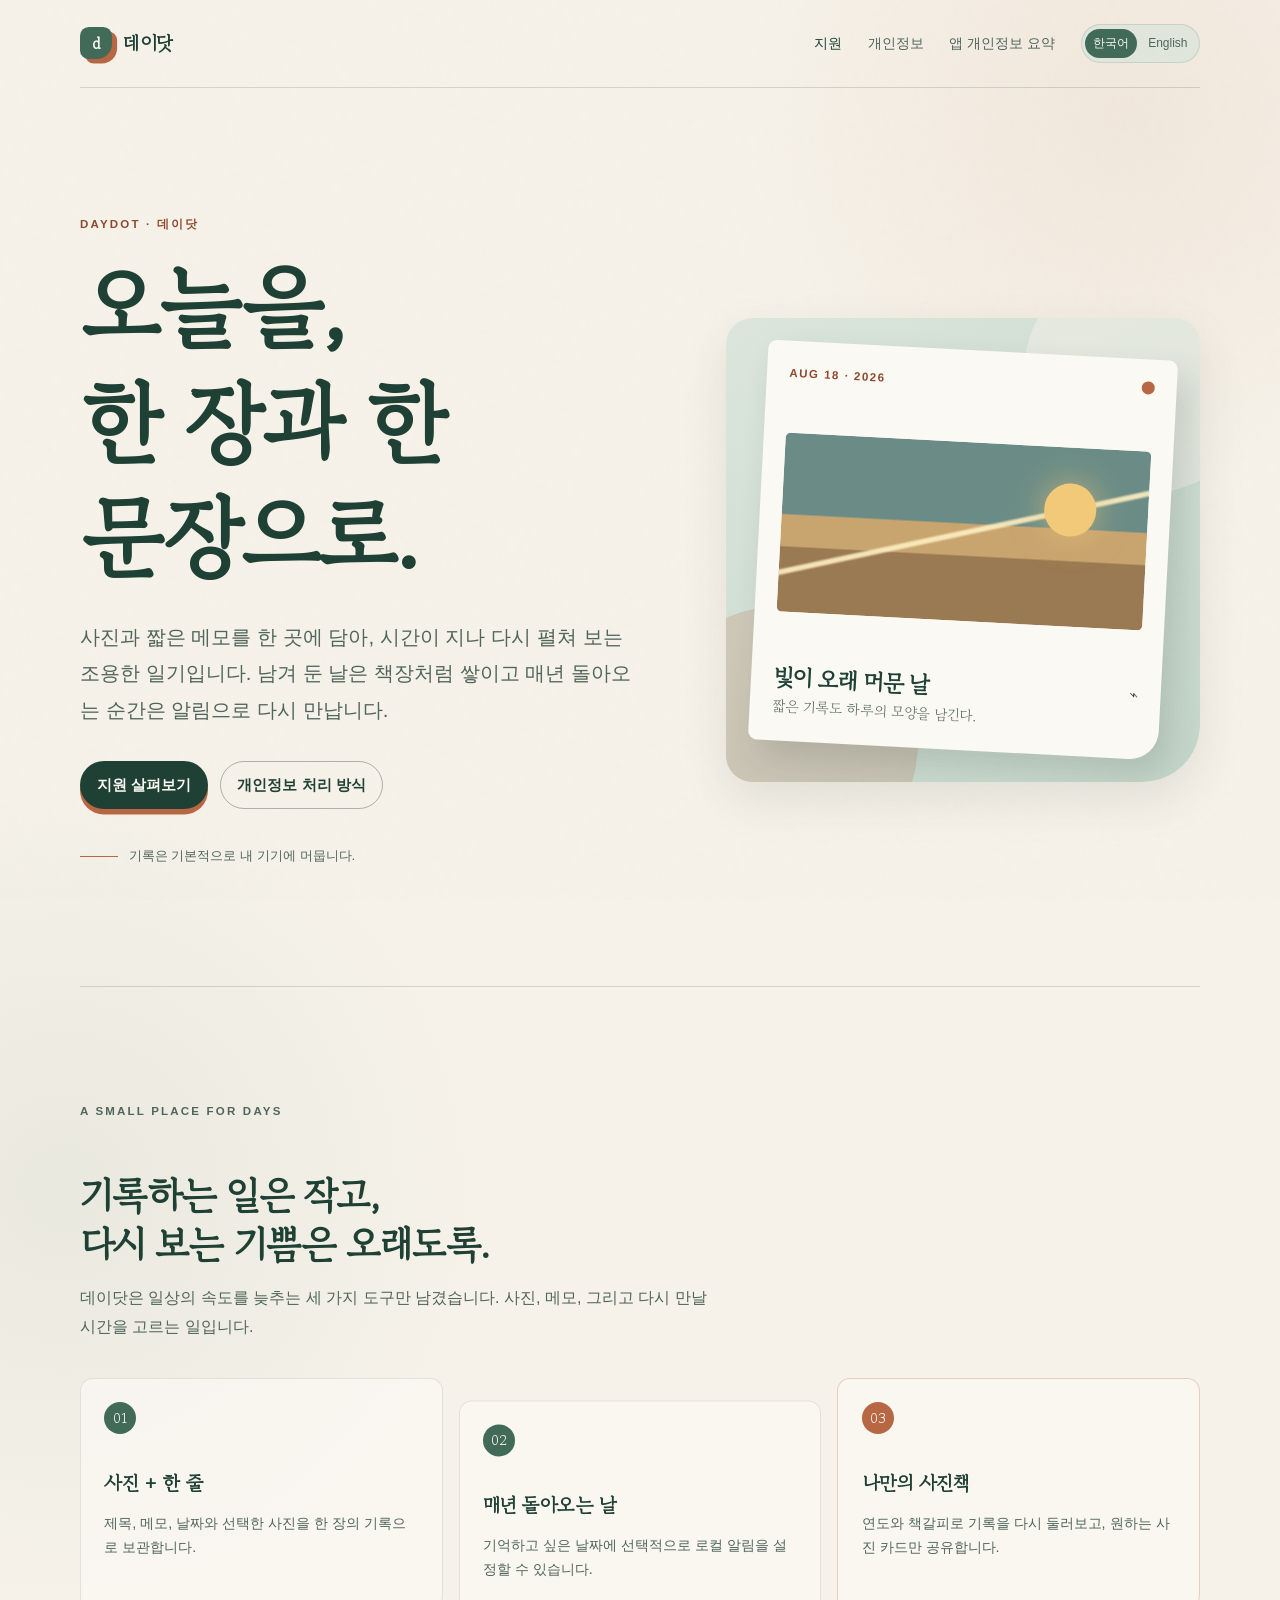
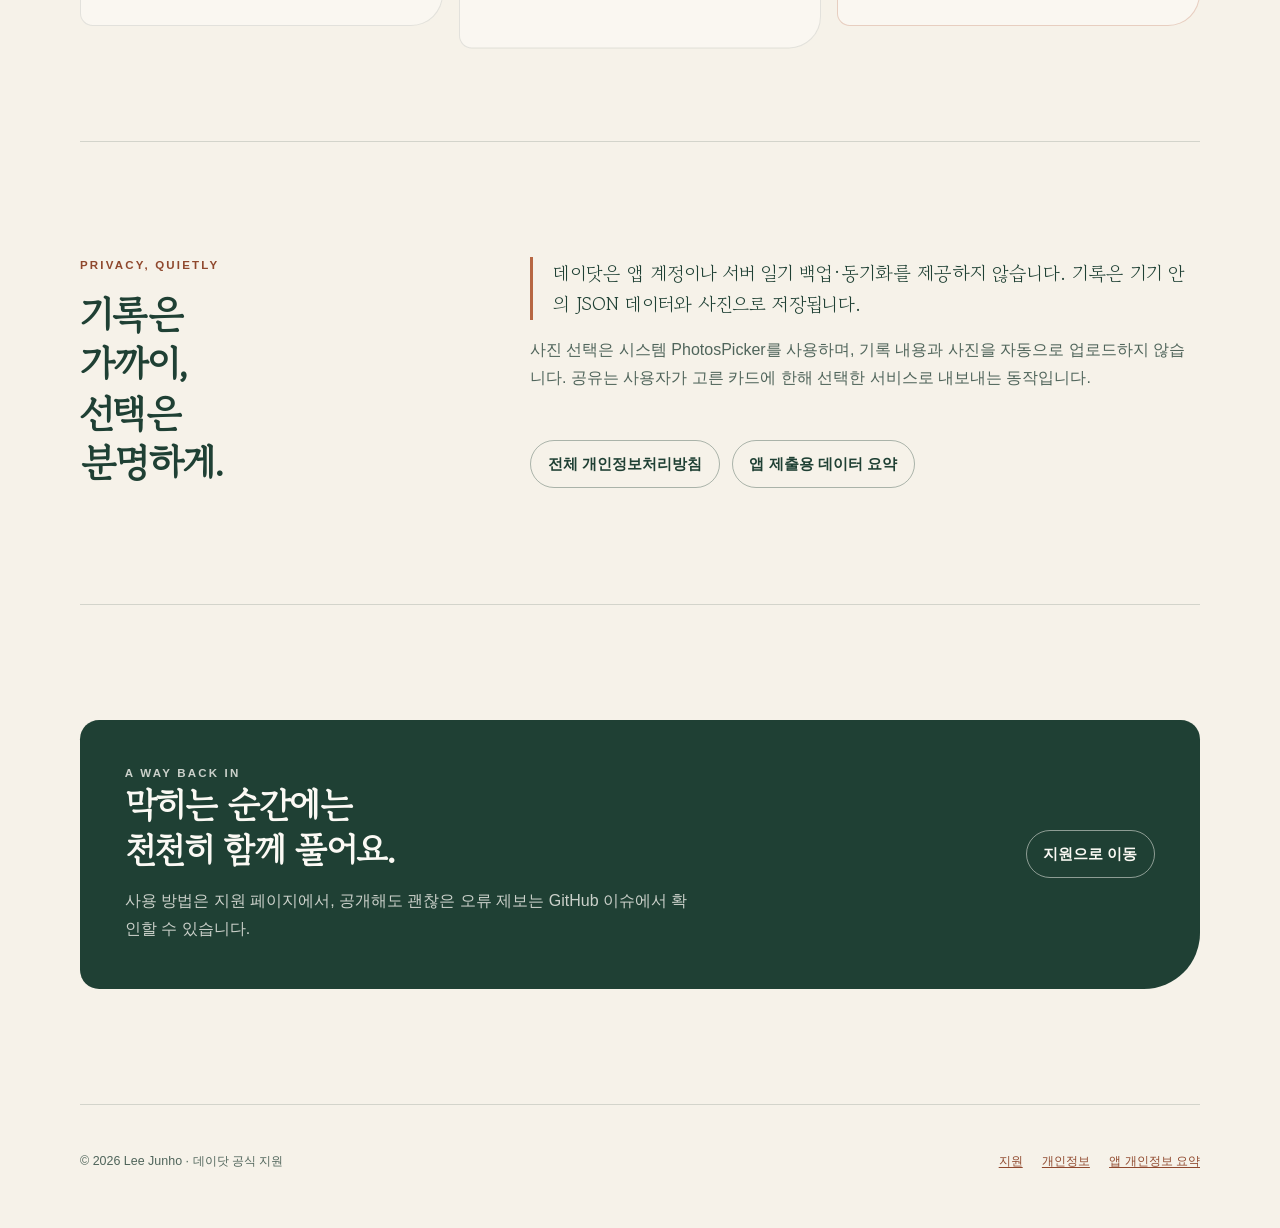
<file: index.html>
<!doctype html>
<html lang="ko">
<head>
  <meta charset="utf-8">
  <meta name="viewport" content="width=device-width, initial-scale=1">
  <meta name="description" content="데이닷 · 사진 한 장과 짧은 기록으로 오늘을 남기는 조용한 일기 앱의 공식 지원 페이지입니다.">
  <link rel="canonical" href="https://jhl1214.github.io/daydot-support/">
  <link rel="stylesheet" href="assets/style.css?v=20261020.2">
  <script src="assets/site.js?v=20261020.2" defer></script>
  <title>데이닷 · daydot</title>
</head>
<body>
  <a class="skip-link" href="#main"><span class="copy-ko">본문으로 건너뛰기</span><span class="copy-en">Skip to content</span></a>
  <header class="site-header">
    <a class="brand" href="./" aria-label="데이닷 홈">
      <span class="brand-mark" aria-hidden="true">d</span>
      <span>데이닷 <span class="copy-en">· daydot</span></span>
    </a>
    <nav class="site-nav" aria-label="주요 메뉴">
      <a href="support/" aria-current="page"><span class="copy-ko">지원</span><span class="copy-en">Support</span></a>
      <a href="privacy/"><span class="copy-ko">개인정보</span><span class="copy-en">Privacy</span></a>
      <a href="app-privacy/"><span class="copy-ko">앱 개인정보 요약</span><span class="copy-en">App Privacy</span></a>
      <span class="language-switch" aria-label="언어 선택 / Language">
        <button type="button" data-language-button="ko" aria-pressed="true">한국어</button>
        <button type="button" data-language-button="en" aria-pressed="false">English</button>
      </span>
    </nav>
  </header>

  <main id="main">
    <div class="home-shell">
      <section class="hero" aria-label="데이닷 소개 / Daydot overview">
        <div class="hero-copy">
        <div class="language-panel" data-language-panel="ko">
          <p class="eyebrow">DAYDOT · 데이닷</p>
          <h1 id="hero-title-ko">오늘을,<br>한 장과 한 문장으로.</h1>
          <p class="lead">사진과 짧은 메모를 한 곳에 담아, 시간이 지나 다시 펼쳐 보는 조용한 일기입니다. 남겨 둔 날은 책장처럼 쌓이고 매년 돌아오는 순간은 알림으로 다시 만납니다.</p>
          <div class="hero-actions">
            <a class="button" href="support/">지원 살펴보기</a>
            <a class="button-secondary" href="privacy/">개인정보 처리 방식</a>
          </div>
          <p class="hero-note">기록은 기본적으로 내 기기에 머뭅니다.</p>
        </div>
        <div class="language-panel" data-language-panel="en">
          <p class="eyebrow">DAYDOT · 데이닷</p>
          <h1 id="hero-title-en">Keep the day close.</h1>
          <p class="lead">Daydot is a quiet journal for a photograph and a few words. Your days gather like pages on a shelf, while annual moments can return as a gentle local reminder.</p>
          <div class="hero-actions">
            <a class="button" href="support/">Explore support</a>
            <a class="button-secondary" href="privacy/">How privacy works</a>
          </div>
          <p class="hero-note">Your journal stays on your device by default.</p>
        </div>
        </div>

        <div class="hero-art" aria-label="사진과 기록이 담긴 데이닷 카드의 장식 이미지">
          <div class="memory-card">
            <div class="memory-card-top">
              <span class="memory-card-date">AUG 18 · 2026</span>
              <span class="memory-card-dot" aria-hidden="true"></span>
            </div>
            <div class="memory-photo" role="img" aria-label="따뜻한 빛이 비치는 해변을 추상적으로 표현한 이미지"></div>
            <div class="memory-card-bottom">
              <div>
                <h2><span class="copy-ko">빛이 오래 머문 날</span><span class="copy-en">A day held in light</span></h2>
                <p><span class="copy-ko">짧은 기록도 하루의 모양을 남긴다.</span><span class="copy-en">A small note can hold the shape of a day.</span></p>
              </div>
              <span aria-hidden="true">⌁</span>
            </div>
          </div>
        </div>
      </section>

      <section class="home-section" aria-label="데이닷 기능 / Daydot features">
        <div class="language-panel" data-language-panel="ko">
          <div class="section-intro">
            <p class="eyebrow">A SMALL PLACE FOR DAYS</p>
            <h2 id="features-title-ko">기록하는 일은 작고,<br>다시 보는 기쁨은 오래도록.</h2>
            <p>데이닷은 일상의 속도를 늦추는 세 가지 도구만 남겼습니다. 사진, 메모, 그리고 다시 만날 시간을 고르는 일입니다.</p>
          </div>
          <div class="feature-grid">
            <article class="feature-card">
              <span class="feature-number">01</span>
              <h3>사진 + 한 줄</h3>
              <p>제목, 메모, 날짜와 선택한 사진을 한 장의 기록으로 보관합니다.</p>
            </article>
            <article class="feature-card">
              <span class="feature-number">02</span>
              <h3>매년 돌아오는 날</h3>
              <p>기억하고 싶은 날짜에 선택적으로 로컬 알림을 설정할 수 있습니다.</p>
            </article>
            <article class="feature-card">
              <span class="feature-number">03</span>
              <h3>나만의 사진책</h3>
              <p>연도와 책갈피로 기록을 다시 둘러보고, 원하는 사진 카드만 공유합니다.</p>
            </article>
          </div>
        </div>
        <div class="language-panel" data-language-panel="en">
          <div class="section-intro">
            <p class="eyebrow">A SMALL PLACE FOR DAYS</p>
            <h2>Small to write,<br>long to remember.</h2>
            <p>Daydot keeps three gentle tools close: a photograph, a note, and the choice of when a day should return.</p>
          </div>
          <div class="feature-grid">
            <article class="feature-card">
              <span class="feature-number">01</span>
              <h3>Photo + one line</h3>
              <p>Keep a title, memo, date, and the photo you choose as one small entry.</p>
            </article>
            <article class="feature-card">
              <span class="feature-number">02</span>
              <h3>Days that return</h3>
              <p>Set an optional local reminder for an annual day you want to remember.</p>
            </article>
            <article class="feature-card">
              <span class="feature-number">03</span>
              <h3>Your photo book</h3>
              <p>Browse by year and bookmark, then share only the photo card you choose.</p>
            </article>
          </div>
        </div>
      </section>

      <section class="home-section promise" aria-label="데이닷 개인정보 약속 / Daydot privacy promise">
        <div class="promise-heading">
        <div class="language-panel" data-language-panel="ko">
          <p class="eyebrow">PRIVACY, QUIETLY</p>
          <h2 id="promise-title-ko">기록은 가까이,<br>선택은 분명하게.</h2>
        </div>
        <div class="language-panel" data-language-panel="en">
          <p class="eyebrow">PRIVACY, QUIETLY</p>
          <h2>Close to your day,<br>clear about your choices.</h2>
        </div>
        </div>
        <div class="promise-copy">
          <p class="quote-line"><span class="copy-ko">데이닷은 앱 계정이나 서버 일기 백업·동기화를 제공하지 않습니다. 기록은 기기 안의 JSON 데이터와 사진으로 저장됩니다.</span><span class="copy-en">Daydot has no app account and no server journal backup or sync. Entries live on your device as JSON data and photos.</span></p>
          <p><span class="copy-ko">사진 선택은 시스템 PhotosPicker를 사용하며, 기록 내용과 사진을 자동으로 업로드하지 않습니다. 공유는 사용자가 고른 카드에 한해 선택한 서비스로 내보내는 동작입니다.</span><span class="copy-en">Photo selection uses the system PhotosPicker, and journal content is never uploaded automatically. Sharing exports only the card you choose to the service you select.</span></p>
          <div class="action-row">
            <a class="button-secondary" href="privacy/"><span class="copy-ko">전체 개인정보처리방침</span><span class="copy-en">Full privacy policy</span></a>
            <a class="button-secondary" href="app-privacy/"><span class="copy-ko">앱 제출용 데이터 요약</span><span class="copy-en">App submission data guide</span></a>
          </div>
        </div>
      </section>

      <section class="home-section" aria-labelledby="contact-title-ko">
        <div class="cta-panel">
          <div class="language-panel" data-language-panel="ko">
            <p class="eyebrow">A WAY BACK IN</p>
            <h2 id="contact-title-ko">막히는 순간에는<br>천천히 함께 풀어요.</h2>
            <p>사용 방법은 지원 페이지에서, 공개해도 괜찮은 오류 제보는 GitHub 이슈에서 확인할 수 있습니다.</p>
          </div>
          <div class="language-panel" data-language-panel="en">
            <p class="eyebrow">A WAY BACK IN</p>
            <h2>When a day gets stuck,<br>we can work it out.</h2>
            <p>Find usage help on the support page. Use GitHub Issues only for reports you are comfortable making public.</p>
          </div>
          <a class="button-secondary" href="support/"><span class="copy-ko">지원으로 이동</span><span class="copy-en">Go to support</span></a>
        </div>
      </section>
    </div>
  </main>

  <footer class="site-footer">
    <p>© 2026 Lee Junho · <span class="copy-ko">데이닷 공식 지원</span><span class="copy-en">Official daydot support</span></p>
    <div class="footer-links">
      <a href="support/"><span class="copy-ko">지원</span><span class="copy-en">Support</span></a>
      <a href="privacy/"><span class="copy-ko">개인정보</span><span class="copy-en">Privacy</span></a>
      <a href="app-privacy/"><span class="copy-ko">앱 개인정보 요약</span><span class="copy-en">App Privacy</span></a>
    </div>
  </footer>
</body>
</html>
</file>
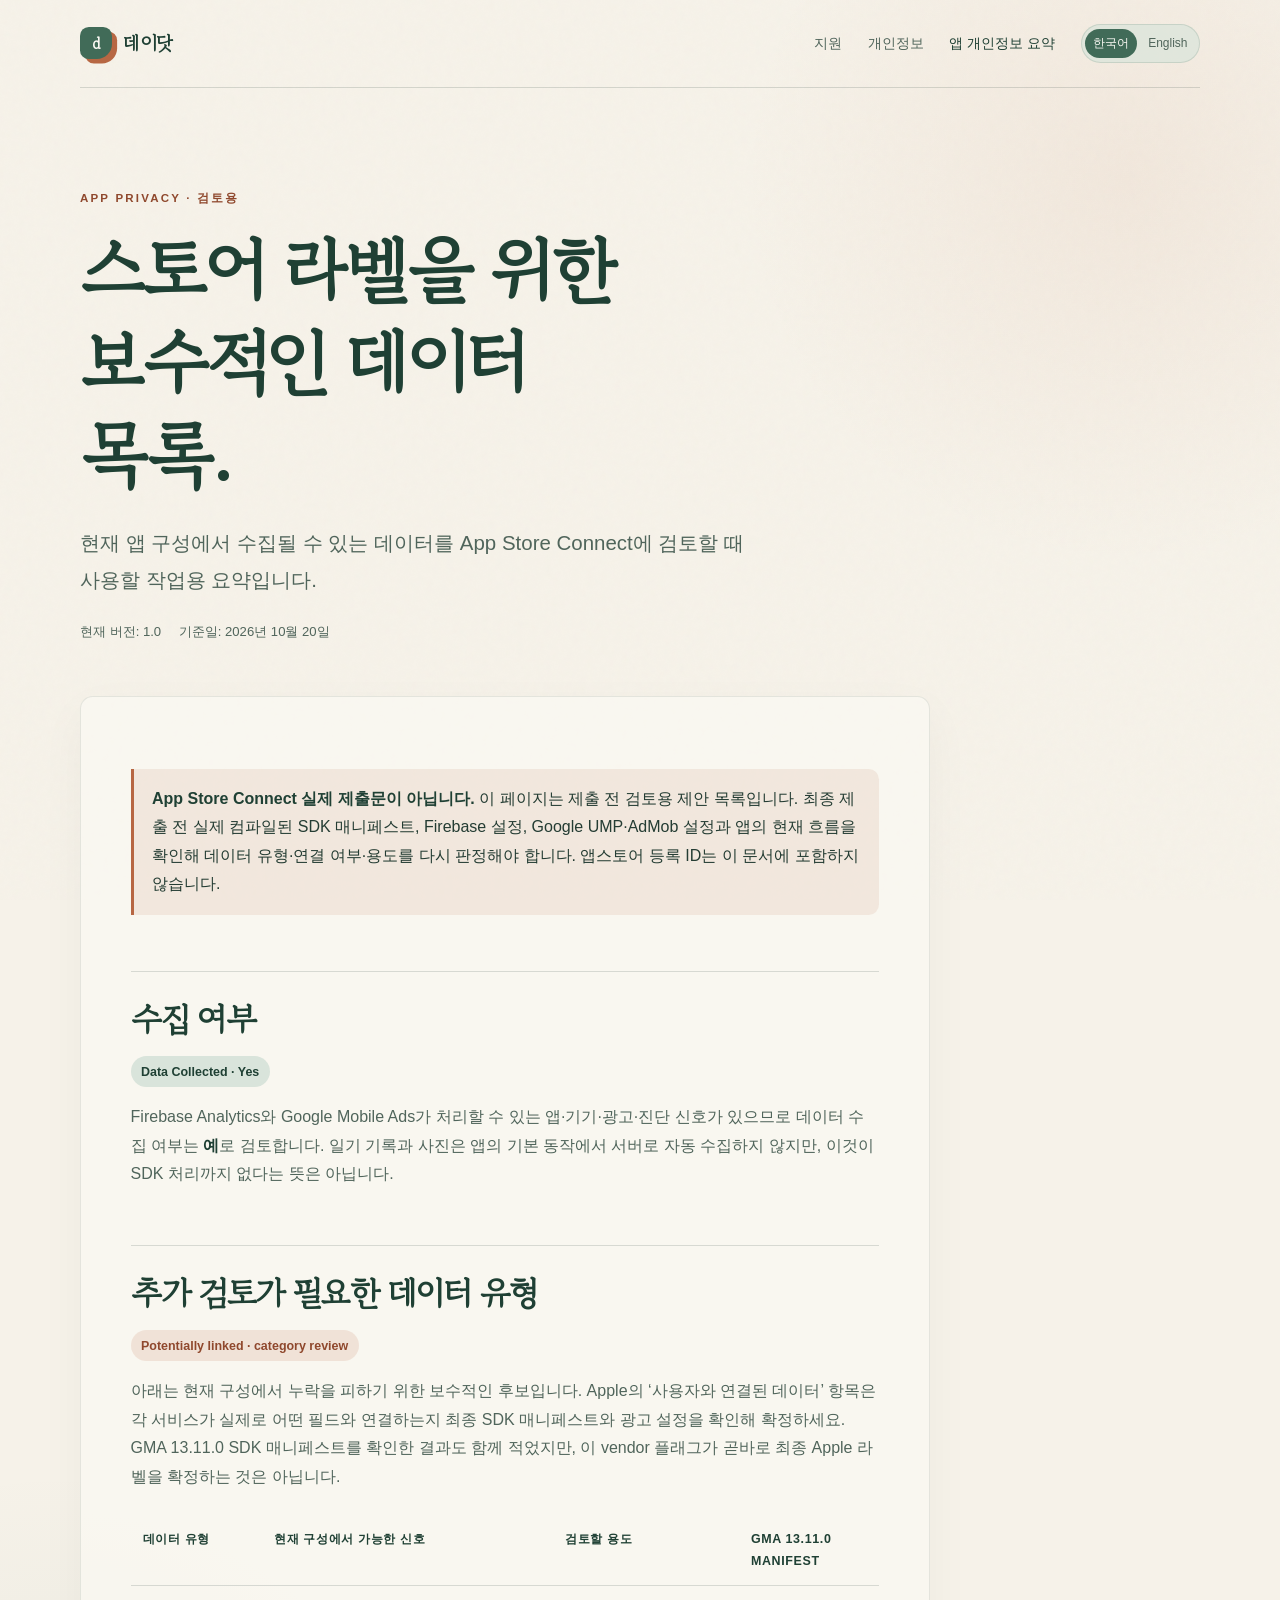
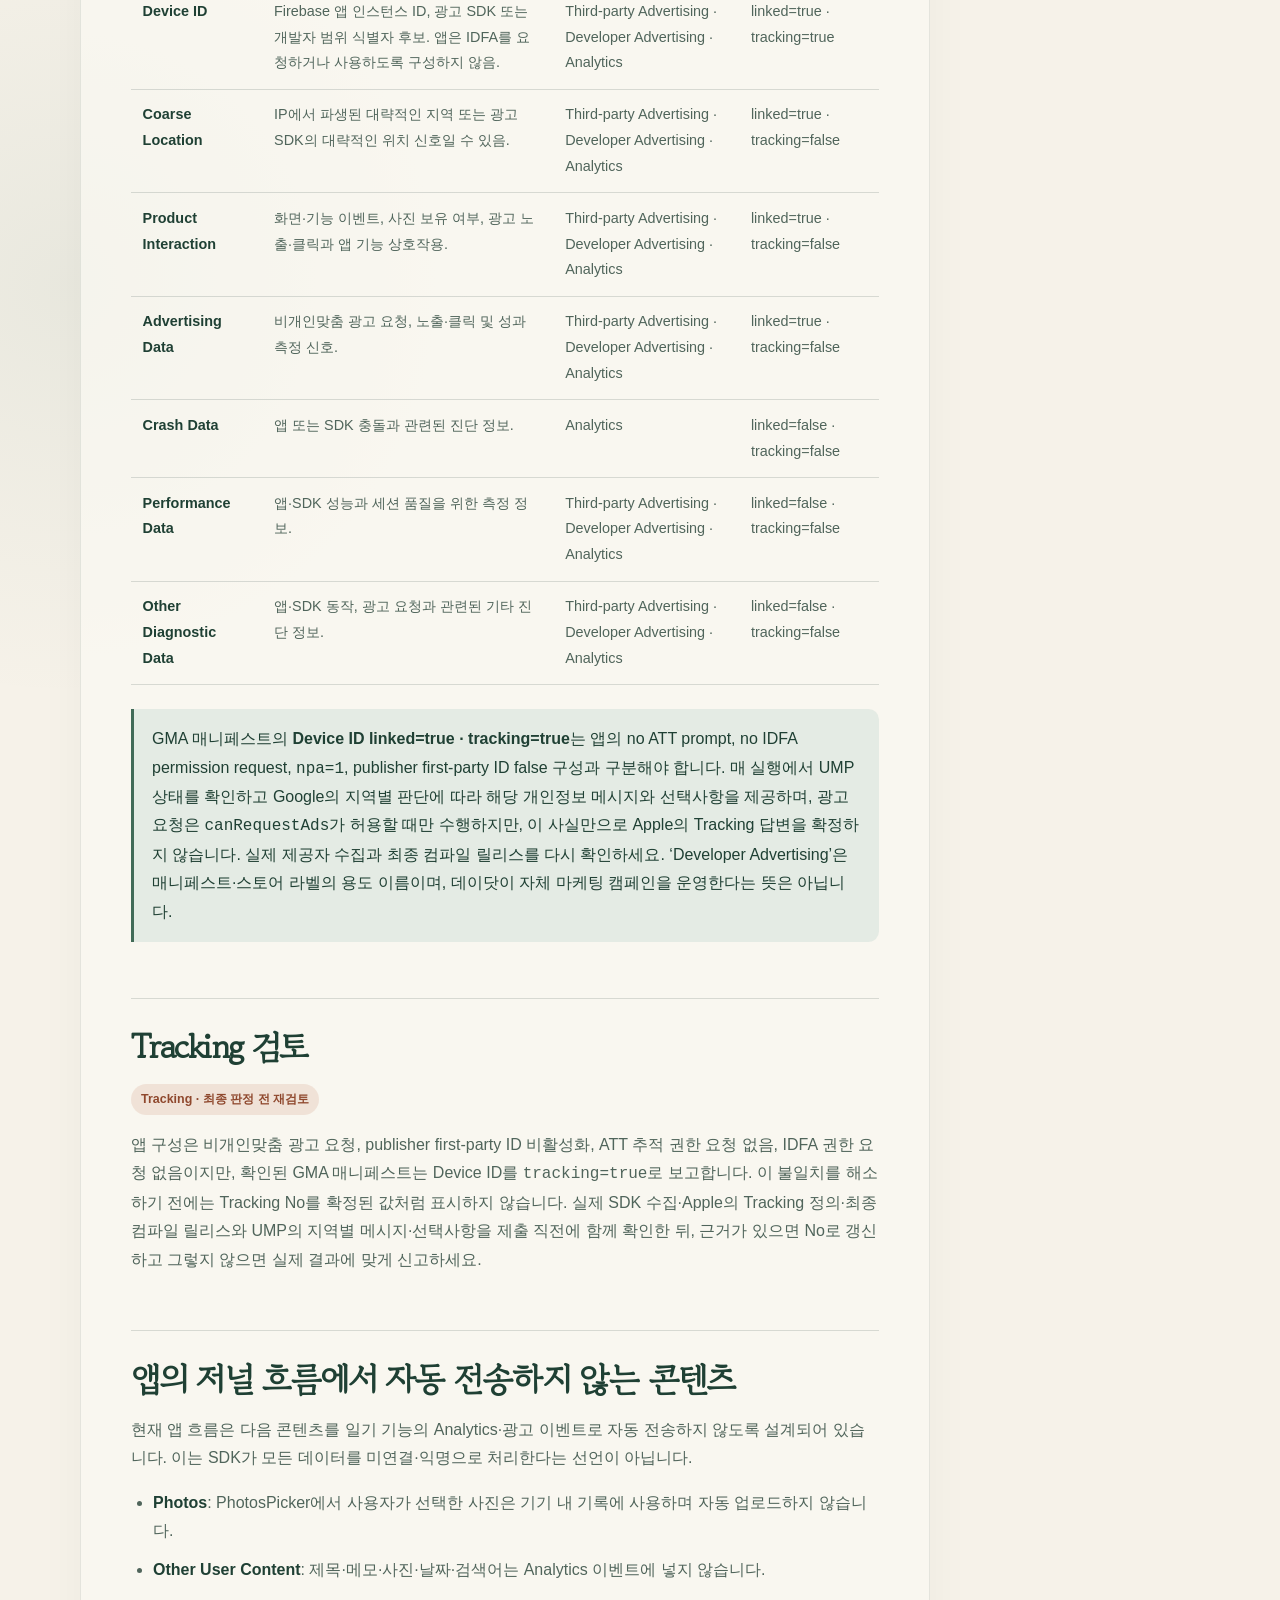
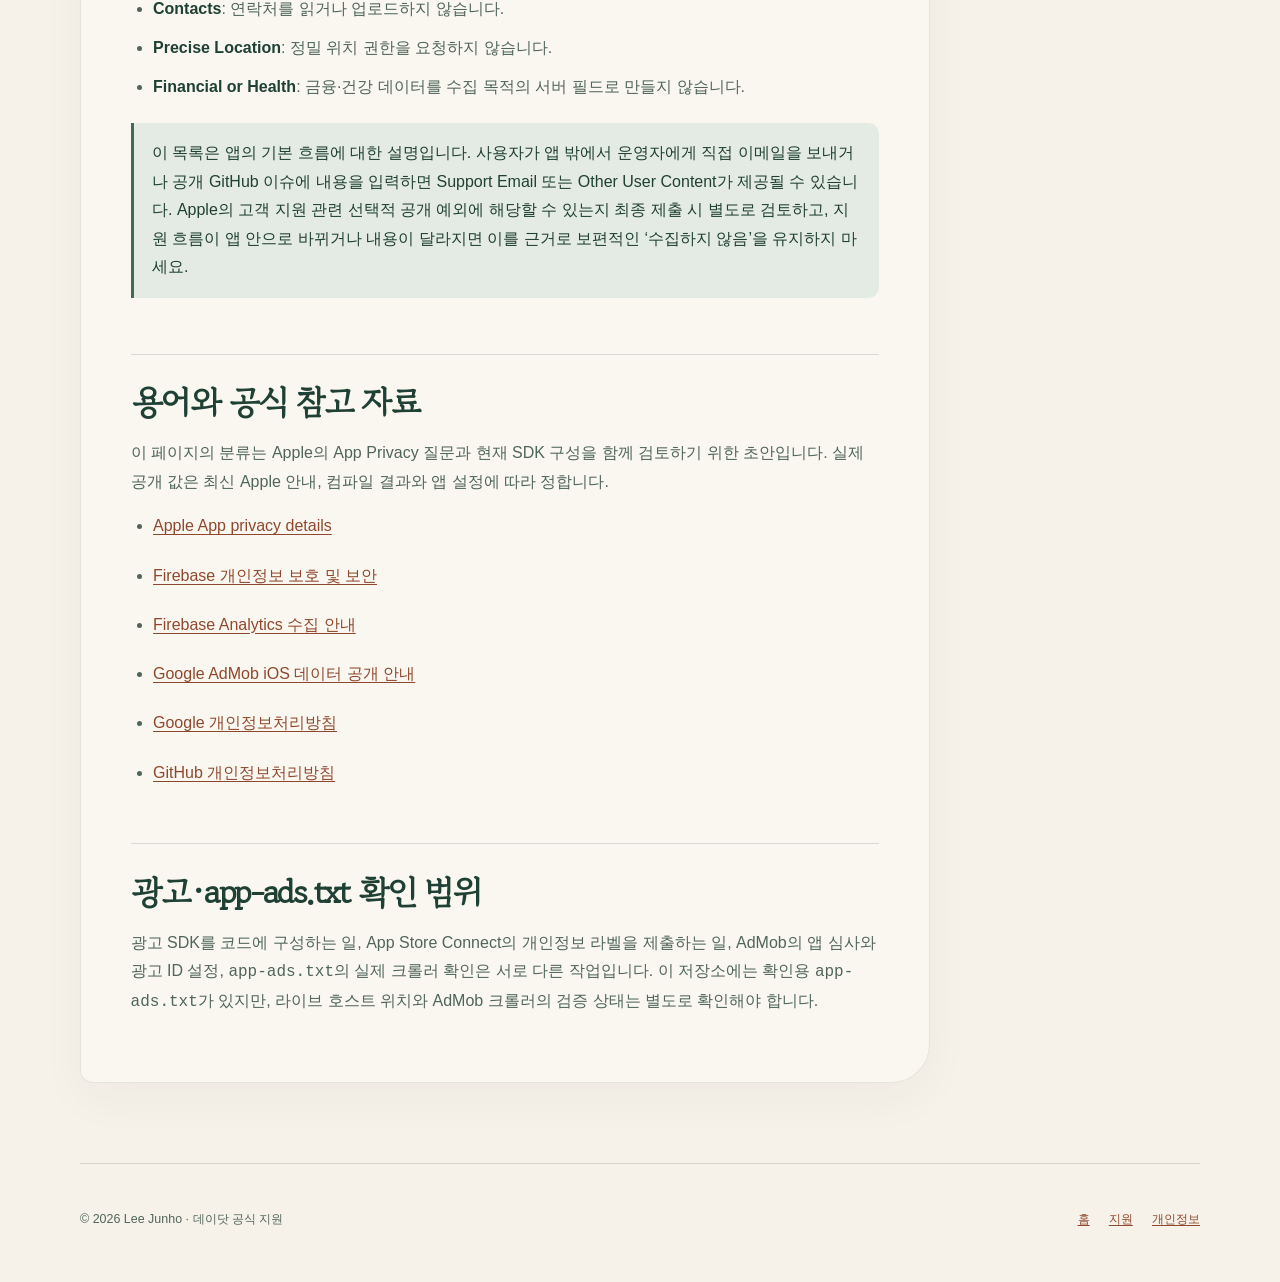
<file: app-privacy/index.html>
<!doctype html>
<html lang="ko">
<head>
  <meta charset="utf-8">
  <meta name="viewport" content="width=device-width, initial-scale=1">
  <meta name="description" content="데이닷 App Store Connect 개인정보 라벨 검토용 데이터 수집 요약입니다. 실제 제출 전 검토용 문서입니다.">
  <link rel="canonical" href="https://jhl1214.github.io/daydot-support/app-privacy/">
  <link rel="stylesheet" href="../assets/style.css?v=20261020.2">
  <script src="../assets/site.js?v=20261020.2" defer></script>
  <title>앱 개인정보 요약 · 데이닷</title>
</head>
<body>
  <a class="skip-link" href="#main"><span class="copy-ko">본문으로 건너뛰기</span><span class="copy-en">Skip to content</span></a>
  <header class="site-header">
    <a class="brand" href="../" aria-label="데이닷 홈"><span class="brand-mark" aria-hidden="true">d</span><span>데이닷 <span class="copy-en">· daydot</span></span></a>
    <nav class="site-nav" aria-label="주요 메뉴">
      <a href="../support/"><span class="copy-ko">지원</span><span class="copy-en">Support</span></a>
      <a href="../privacy/"><span class="copy-ko">개인정보</span><span class="copy-en">Privacy</span></a>
      <a href="./" aria-current="page"><span class="copy-ko">앱 개인정보 요약</span><span class="copy-en">App Privacy</span></a>
      <span class="language-switch" aria-label="언어 선택 / Language">
        <button type="button" data-language-button="ko" aria-pressed="true">한국어</button>
        <button type="button" data-language-button="en" aria-pressed="false">English</button>
      </span>
    </nav>
  </header>

  <main id="main" class="page-shell">
    <div class="page-heading">
      <div class="language-panel" data-language-panel="ko">
        <p class="eyebrow">APP PRIVACY · 검토용</p>
        <h1>스토어 라벨을 위한<br>보수적인 데이터 목록.</h1>
        <p class="lead">현재 앱 구성에서 수집될 수 있는 데이터를 App Store Connect에 검토할 때 사용할 작업용 요약입니다.</p>
        <div class="page-meta"><span>현재 버전: 1.0</span><span>기준일: 2026년 10월 20일</span></div>
      </div>
      <div class="language-panel" data-language-panel="en">
        <p class="eyebrow">APP PRIVACY · REVIEW GUIDE</p>
        <h1>A conservative list<br>for store labels.</h1>
        <p class="lead">A working summary for reviewing what the current app configuration may collect in App Store Connect.</p>
        <div class="page-meta"><span>Current version: 1.0</span><span>As of: October 20, 2026</span></div>
      </div>
    </div>

    <article class="article">
      <div class="language-panel" data-language-panel="ko">
        <div class="callout copper-callout"><strong>App Store Connect 실제 제출문이 아닙니다.</strong> 이 페이지는 제출 전 검토용 제안 목록입니다. 최종 제출 전 실제 컴파일된 SDK 매니페스트, Firebase 설정, Google UMP·AdMob 설정과 앱의 현재 흐름을 확인해 데이터 유형·연결 여부·용도를 다시 판정해야 합니다. 앱스토어 등록 ID는 이 문서에 포함하지 않습니다.</div>

        <h2>수집 여부</h2>
        <p><span class="status-chip">Data Collected · Yes</span></p>
        <p>Firebase Analytics와 Google Mobile Ads가 처리할 수 있는 앱·기기·광고·진단 신호가 있으므로 데이터 수집 여부는 <strong>예</strong>로 검토합니다. 일기 기록과 사진은 앱의 기본 동작에서 서버로 자동 수집하지 않지만, 이것이 SDK 처리까지 없다는 뜻은 아닙니다.</p>

        <h2>추가 검토가 필요한 데이터 유형</h2>
        <p><span class="status-chip copper">Potentially linked · category review</span></p>
        <p>아래는 현재 구성에서 누락을 피하기 위한 보수적인 후보입니다. Apple의 ‘사용자와 연결된 데이터’ 항목은 각 서비스가 실제로 어떤 필드와 연결하는지 최종 SDK 매니페스트와 광고 설정을 확인해 확정하세요. GMA 13.11.0 SDK 매니페스트를 확인한 결과도 함께 적었지만, 이 vendor 플래그가 곧바로 최종 Apple 라벨을 확정하는 것은 아닙니다.</p>
        <div class="data-table-wrap">
          <table class="data-table">
            <thead>
              <tr><th>데이터 유형</th><th>현재 구성에서 가능한 신호</th><th>검토할 용도</th><th>GMA 13.11.0 manifest</th></tr>
            </thead>
            <tbody>
              <tr><td><strong>Device ID</strong></td><td>Firebase 앱 인스턴스 ID, 광고 SDK 또는 개발자 범위 식별자 후보. 앱은 IDFA를 요청하거나 사용하도록 구성하지 않음.</td><td>Third-party Advertising · Developer Advertising · Analytics</td><td>linked=true · tracking=true</td></tr>
              <tr><td><strong>Coarse Location</strong></td><td>IP에서 파생된 대략적인 지역 또는 광고 SDK의 대략적인 위치 신호일 수 있음.</td><td>Third-party Advertising · Developer Advertising · Analytics</td><td>linked=true · tracking=false</td></tr>
              <tr><td><strong>Product Interaction</strong></td><td>화면·기능 이벤트, 사진 보유 여부, 광고 노출·클릭과 앱 기능 상호작용.</td><td>Third-party Advertising · Developer Advertising · Analytics</td><td>linked=true · tracking=false</td></tr>
              <tr><td><strong>Advertising Data</strong></td><td>비개인맞춤 광고 요청, 노출·클릭 및 성과 측정 신호.</td><td>Third-party Advertising · Developer Advertising · Analytics</td><td>linked=true · tracking=false</td></tr>
              <tr><td><strong>Crash Data</strong></td><td>앱 또는 SDK 충돌과 관련된 진단 정보.</td><td>Analytics</td><td>linked=false · tracking=false</td></tr>
              <tr><td><strong>Performance Data</strong></td><td>앱·SDK 성능과 세션 품질을 위한 측정 정보.</td><td>Third-party Advertising · Developer Advertising · Analytics</td><td>linked=false · tracking=false</td></tr>
              <tr><td><strong>Other Diagnostic Data</strong></td><td>앱·SDK 동작, 광고 요청과 관련된 기타 진단 정보.</td><td>Third-party Advertising · Developer Advertising · Analytics</td><td>linked=false · tracking=false</td></tr>
            </tbody>
          </table>
        </div>
        <p class="notice">GMA 매니페스트의 <strong>Device ID linked=true · tracking=true</strong>는 앱의 no ATT prompt, no IDFA permission request, <code>npa=1</code>, publisher first-party ID false 구성과 구분해야 합니다. 매 실행에서 UMP 상태를 확인하고 Google의 지역별 판단에 따라 해당 개인정보 메시지와 선택사항을 제공하며, 광고 요청은 <code>canRequestAds</code>가 허용할 때만 수행하지만, 이 사실만으로 Apple의 Tracking 답변을 확정하지 않습니다. 실제 제공자 수집과 최종 컴파일 릴리스를 다시 확인하세요. ‘Developer Advertising’은 매니페스트·스토어 라벨의 용도 이름이며, 데이닷이 자체 마케팅 캠페인을 운영한다는 뜻은 아닙니다.</p>

        <h2>Tracking 검토</h2>
        <p><span class="status-chip copper">Tracking · 최종 판정 전 재검토</span></p>
        <p>앱 구성은 비개인맞춤 광고 요청, publisher first-party ID 비활성화, ATT 추적 권한 요청 없음, IDFA 권한 요청 없음이지만, 확인된 GMA 매니페스트는 Device ID를 <code>tracking=true</code>로 보고합니다. 이 불일치를 해소하기 전에는 Tracking No를 확정된 값처럼 표시하지 않습니다. 실제 SDK 수집·Apple의 Tracking 정의·최종 컴파일 릴리스와 UMP의 지역별 메시지·선택사항을 제출 직전에 함께 확인한 뒤, 근거가 있으면 No로 갱신하고 그렇지 않으면 실제 결과에 맞게 신고하세요.</p>

        <h2>앱의 저널 흐름에서 자동 전송하지 않는 콘텐츠</h2>
        <p>현재 앱 흐름은 다음 콘텐츠를 일기 기능의 Analytics·광고 이벤트로 자동 전송하지 않도록 설계되어 있습니다. 이는 SDK가 모든 데이터를 미연결·익명으로 처리한다는 선언이 아닙니다.</p>
        <ul>
          <li><strong>Photos</strong>: PhotosPicker에서 사용자가 선택한 사진은 기기 내 기록에 사용하며 자동 업로드하지 않습니다.</li>
          <li><strong>Other User Content</strong>: 제목·메모·사진·날짜·검색어는 Analytics 이벤트에 넣지 않습니다.</li>
          <li><strong>Contacts</strong>: 연락처를 읽거나 업로드하지 않습니다.</li>
          <li><strong>Precise Location</strong>: 정밀 위치 권한을 요청하지 않습니다.</li>
          <li><strong>Financial or Health</strong>: 금융·건강 데이터를 수집 목적의 서버 필드로 만들지 않습니다.</li>
        </ul>
        <p class="notice">이 목록은 앱의 기본 흐름에 대한 설명입니다. 사용자가 앱 밖에서 운영자에게 직접 이메일을 보내거나 공개 GitHub 이슈에 내용을 입력하면 Support Email 또는 Other User Content가 제공될 수 있습니다. Apple의 고객 지원 관련 선택적 공개 예외에 해당할 수 있는지 최종 제출 시 별도로 검토하고, 지원 흐름이 앱 안으로 바뀌거나 내용이 달라지면 이를 근거로 보편적인 ‘수집하지 않음’을 유지하지 마세요.</p>

        <h2>용어와 공식 참고 자료</h2>
        <p>이 페이지의 분류는 Apple의 App Privacy 질문과 현재 SDK 구성을 함께 검토하기 위한 초안입니다. 실제 공개 값은 최신 Apple 안내, 컴파일 결과와 앱 설정에 따라 정합니다.</p>
        <ul class="source-list">
          <li><a href="https://developer.apple.com/app-store/app-privacy-details/">Apple App privacy details</a></li>
          <li><a href="https://firebase.google.com/support/privacy">Firebase 개인정보 보호 및 보안</a></li>
          <li><a href="https://firebase.google.com/docs/analytics/learn-more">Firebase Analytics 수집 안내</a></li>
          <li><a href="https://developers.google.com/admob/ios/privacy/data-disclosure">Google AdMob iOS 데이터 공개 안내</a></li>
          <li><a href="https://policies.google.com/privacy">Google 개인정보처리방침</a></li>
          <li><a href="https://docs.github.com/en/site-policy/privacy-policies/github-general-privacy-statement">GitHub 개인정보처리방침</a></li>
        </ul>

        <h2>광고·app-ads.txt 확인 범위</h2>
        <p>광고 SDK를 코드에 구성하는 일, App Store Connect의 개인정보 라벨을 제출하는 일, AdMob의 앱 심사와 광고 ID 설정, <code>app-ads.txt</code>의 실제 크롤러 확인은 서로 다른 작업입니다. 이 저장소에는 확인용 <code>app-ads.txt</code>가 있지만, 라이브 호스트 위치와 AdMob 크롤러의 검증 상태는 별도로 확인해야 합니다.</p>
      </div>

      <div class="language-panel" data-language-panel="en">
        <div class="callout copper-callout"><strong>This is not the actual App Store Connect submission.</strong> It is a proposed pre-submission review list. Before final submission, check the compiled SDK manifests, Firebase settings, Google UMP/AdMob settings, and every current app flow to confirm data types, linkage, and purposes. No App Store listing ID is included here.</div>

        <h2>Data collected</h2>
        <p><span class="status-chip">Data Collected · Yes</span></p>
        <p>Firebase Analytics and Google Mobile Ads may process app, device, advertising, and diagnostic signals, so review the collection answer as <strong>Yes</strong>. Journal records and photos are not automatically collected by the app’s core flow to a server, but that does not mean the SDKs process no data.</p>

        <h2>Data types to review conservatively</h2>
        <p><span class="status-chip copper">Potentially linked · category review</span></p>
        <p>The following are conservative candidates intended to avoid omissions. For Apple’s “Data Linked to You” question, confirm actual fields and linkage against the final SDK manifests and ad settings. The verified GMA 13.11.0 manifest flags are included, but a vendor flag does not by itself settle the final Apple label.</p>
        <div class="data-table-wrap">
          <table class="data-table">
            <thead>
              <tr><th>Data type</th><th>Possible signal in the current setup</th><th>Purposes to review</th><th>GMA 13.11.0 manifest</th></tr>
            </thead>
            <tbody>
              <tr><td><strong>Device ID</strong></td><td>Firebase app-instance ID and advertising or developer-scoped identifiers. IDFA is not requested or configured for use.</td><td>Third-party Advertising · Developer Advertising · Analytics</td><td>linked=true · tracking=true</td></tr>
              <tr><td><strong>Coarse Location</strong></td><td>Approximate region derived from IP or a coarse location signal used by an ad SDK.</td><td>Third-party Advertising · Developer Advertising · Analytics</td><td>linked=true · tracking=false</td></tr>
              <tr><td><strong>Product Interaction</strong></td><td>Screen/feature events, whether an entry has a photo, ad impressions/clicks, and app interactions.</td><td>Third-party Advertising · Developer Advertising · Analytics</td><td>linked=true · tracking=false</td></tr>
              <tr><td><strong>Advertising Data</strong></td><td>Non-personalized ad requests, impressions, clicks, and measurement signals.</td><td>Third-party Advertising · Developer Advertising · Analytics</td><td>linked=true · tracking=false</td></tr>
              <tr><td><strong>Crash Data</strong></td><td>Crash information associated with the app or an SDK.</td><td>Analytics</td><td>linked=false · tracking=false</td></tr>
              <tr><td><strong>Performance Data</strong></td><td>App and SDK performance or session-quality measurements.</td><td>Third-party Advertising · Developer Advertising · Analytics</td><td>linked=false · tracking=false</td></tr>
              <tr><td><strong>Other Diagnostic Data</strong></td><td>Other diagnostic information related to app/SDK behavior and ad requests.</td><td>Third-party Advertising · Developer Advertising · Analytics</td><td>linked=false · tracking=false</td></tr>
            </tbody>
          </table>
        </div>
        <p class="notice">The GMA manifest reports <strong>Device ID linked=true · tracking=true</strong>. Keep that vendor flag separate from the app’s no ATT prompt, no IDFA permission request, <code>npa=1</code>, and publisher first-party ID false configuration. On each launch, UMP checks its state and Google determines by region whether a privacy message and choices apply; ad requests run only when <code>canRequestAds</code> permits them, but these facts do not settle Apple’s Tracking answer. “Developer Advertising” is a manifest/store-purpose name; daydot does not run its own marketing campaigns.</p>

        <h2>Tracking review</h2>
        <p><span class="status-chip copper">Tracking · final review required</span></p>
        <p>The app configuration uses non-personalized ad requests, publisher first-party ID disabled, no ATT tracking permission request, and no IDFA permission request, while the verified GMA manifest reports Device ID as <code>tracking=true</code>. Do not publish Tracking No as a confirmed value until this mismatch is resolved. Verify actual SDK collection, Apple’s Tracking definition, the final compiled release, and the region-specific UMP messages and choices immediately before submission; then update the label to No only when the evidence supports it, or report the result that the final flow requires.</p>

        <h2>Content not automatically sent by the journal flow</h2>
        <p>The current app flow is designed not to send these categories in its journal Analytics or advertising events. This is not a claim that every SDK signal is unlinked or anonymous.</p>
        <ul>
          <li><strong>Photos</strong>: PhotosPicker selections are used for on-device entries and are not automatically uploaded.</li>
          <li><strong>Other User Content</strong>: Titles, memos, photos, dates, and search terms are excluded from Analytics events.</li>
          <li><strong>Contacts</strong>: Contacts are not read or uploaded.</li>
          <li><strong>Precise Location</strong>: The app does not request precise-location permission.</li>
          <li><strong>Financial or Health</strong>: The app does not create server fields to collect financial or health data.</li>
        </ul>
        <p class="notice">This describes the default in-app flow. If a user emails the operator directly or enters content in a public GitHub Issue, Support Email or Other User Content may be provided off-app. Review separately whether Apple’s optional customer-support disclosure exception applies, and update the submission if the support flow moves into the app or changes. Do not rely on a universal “not collected” claim.</p>

        <h2>Terms and official references</h2>
        <p>This page is a draft for reconciling Apple’s App Privacy questions with the current SDK configuration. Set final values from the latest Apple guidance, compiled results, and app settings.</p>
        <ul class="source-list">
          <li><a href="https://developer.apple.com/app-store/app-privacy-details/">Apple App privacy details</a></li>
          <li><a href="https://firebase.google.com/support/privacy">Firebase Privacy and Security</a></li>
          <li><a href="https://firebase.google.com/docs/analytics/learn-more">What Google Analytics for Firebase collects</a></li>
          <li><a href="https://developers.google.com/admob/ios/privacy/data-disclosure">Google AdMob iOS data disclosure</a></li>
          <li><a href="https://policies.google.com/privacy">Google Privacy Policy</a></li>
          <li><a href="https://docs.github.com/en/site-policy/privacy-policies/github-general-privacy-statement">GitHub Privacy Statement</a></li>
        </ul>

        <h2>Advertising and app-ads.txt scope</h2>
        <p>Configuring an ad SDK in code, submitting App Store Connect privacy labels, completing AdMob app review and ad-ID settings, and verifying the live <code>app-ads.txt</code> crawler location are separate tasks. This repository includes an <code>app-ads.txt</code> copy for review; its live host location and AdMob crawler status need separate verification.</p>
      </div>
    </article>
  </main>

  <footer class="site-footer">
    <p>© 2026 Lee Junho · <span class="copy-ko">데이닷 공식 지원</span><span class="copy-en">Official daydot support</span></p>
    <div class="footer-links">
      <a href="../"><span class="copy-ko">홈</span><span class="copy-en">Home</span></a>
      <a href="../support/"><span class="copy-ko">지원</span><span class="copy-en">Support</span></a>
      <a href="../privacy/"><span class="copy-ko">개인정보</span><span class="copy-en">Privacy</span></a>
    </div>
  </footer>
</body>
</html>
</file>
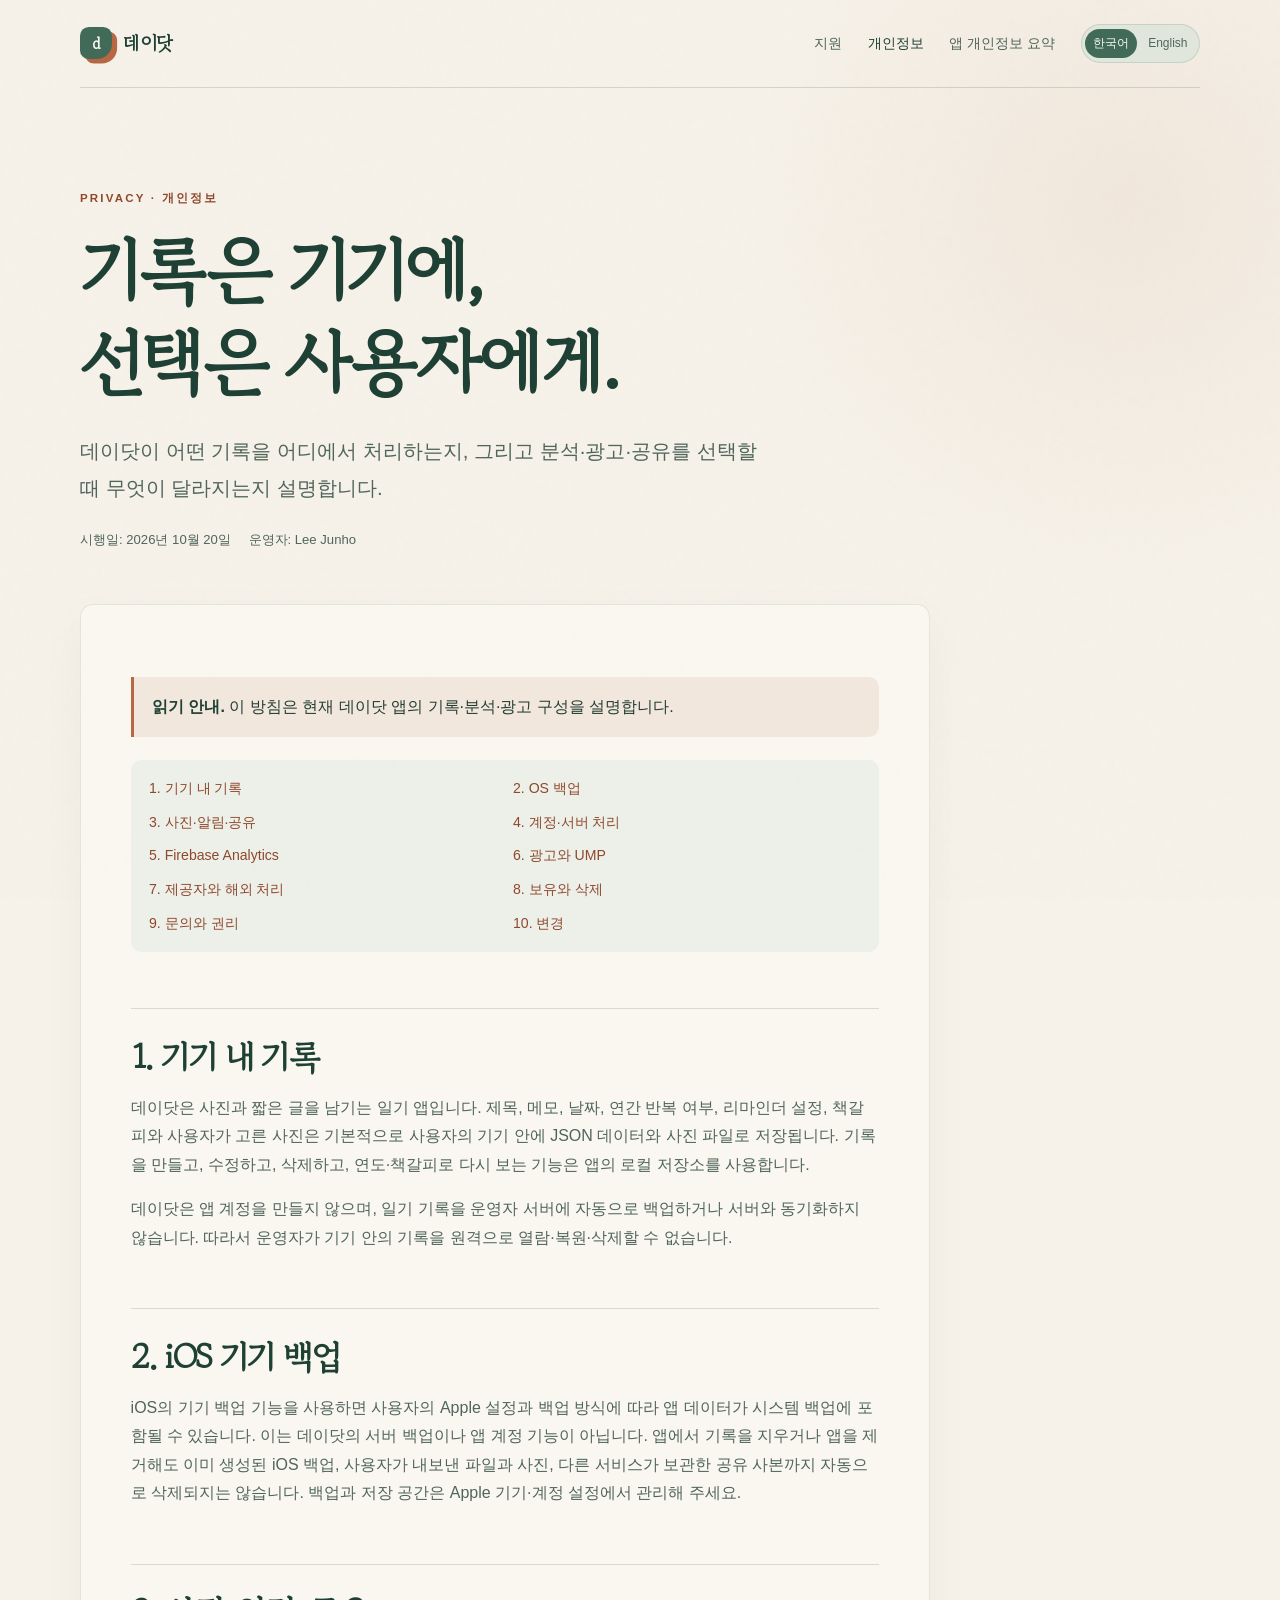
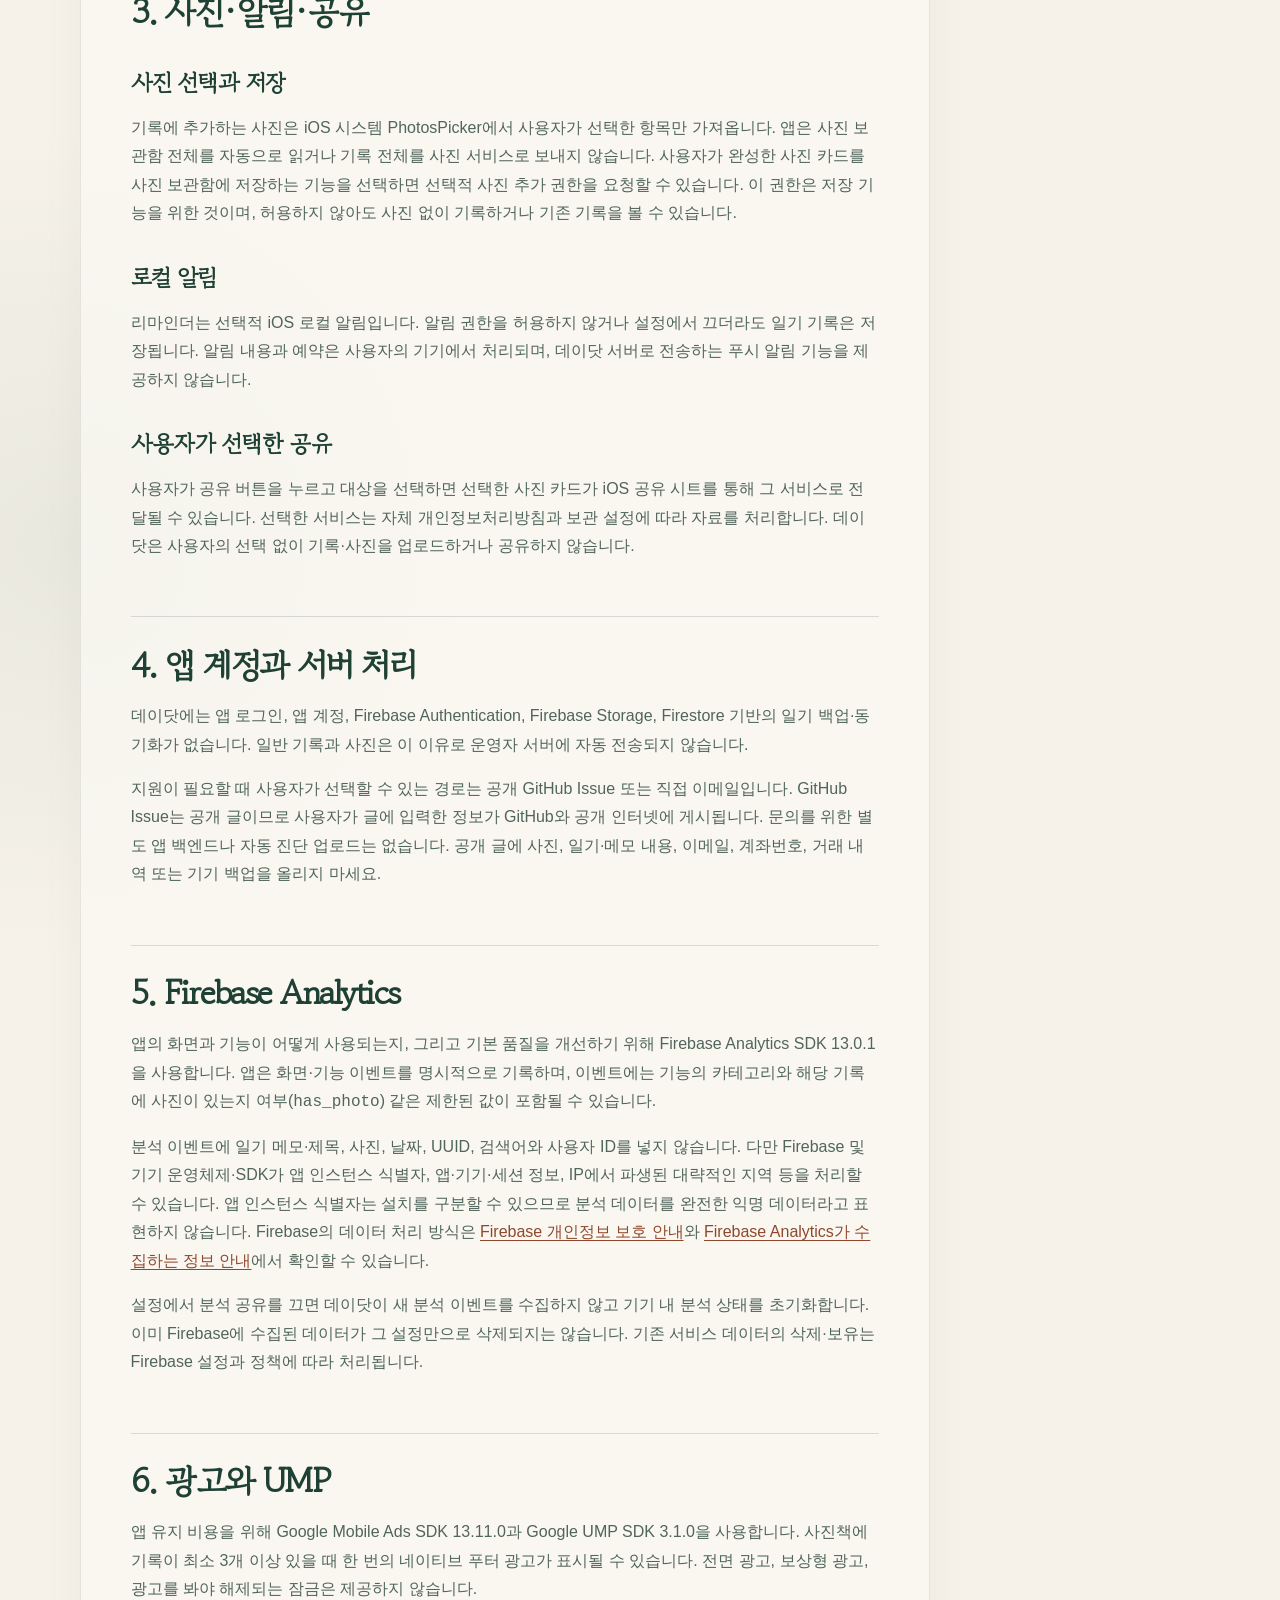
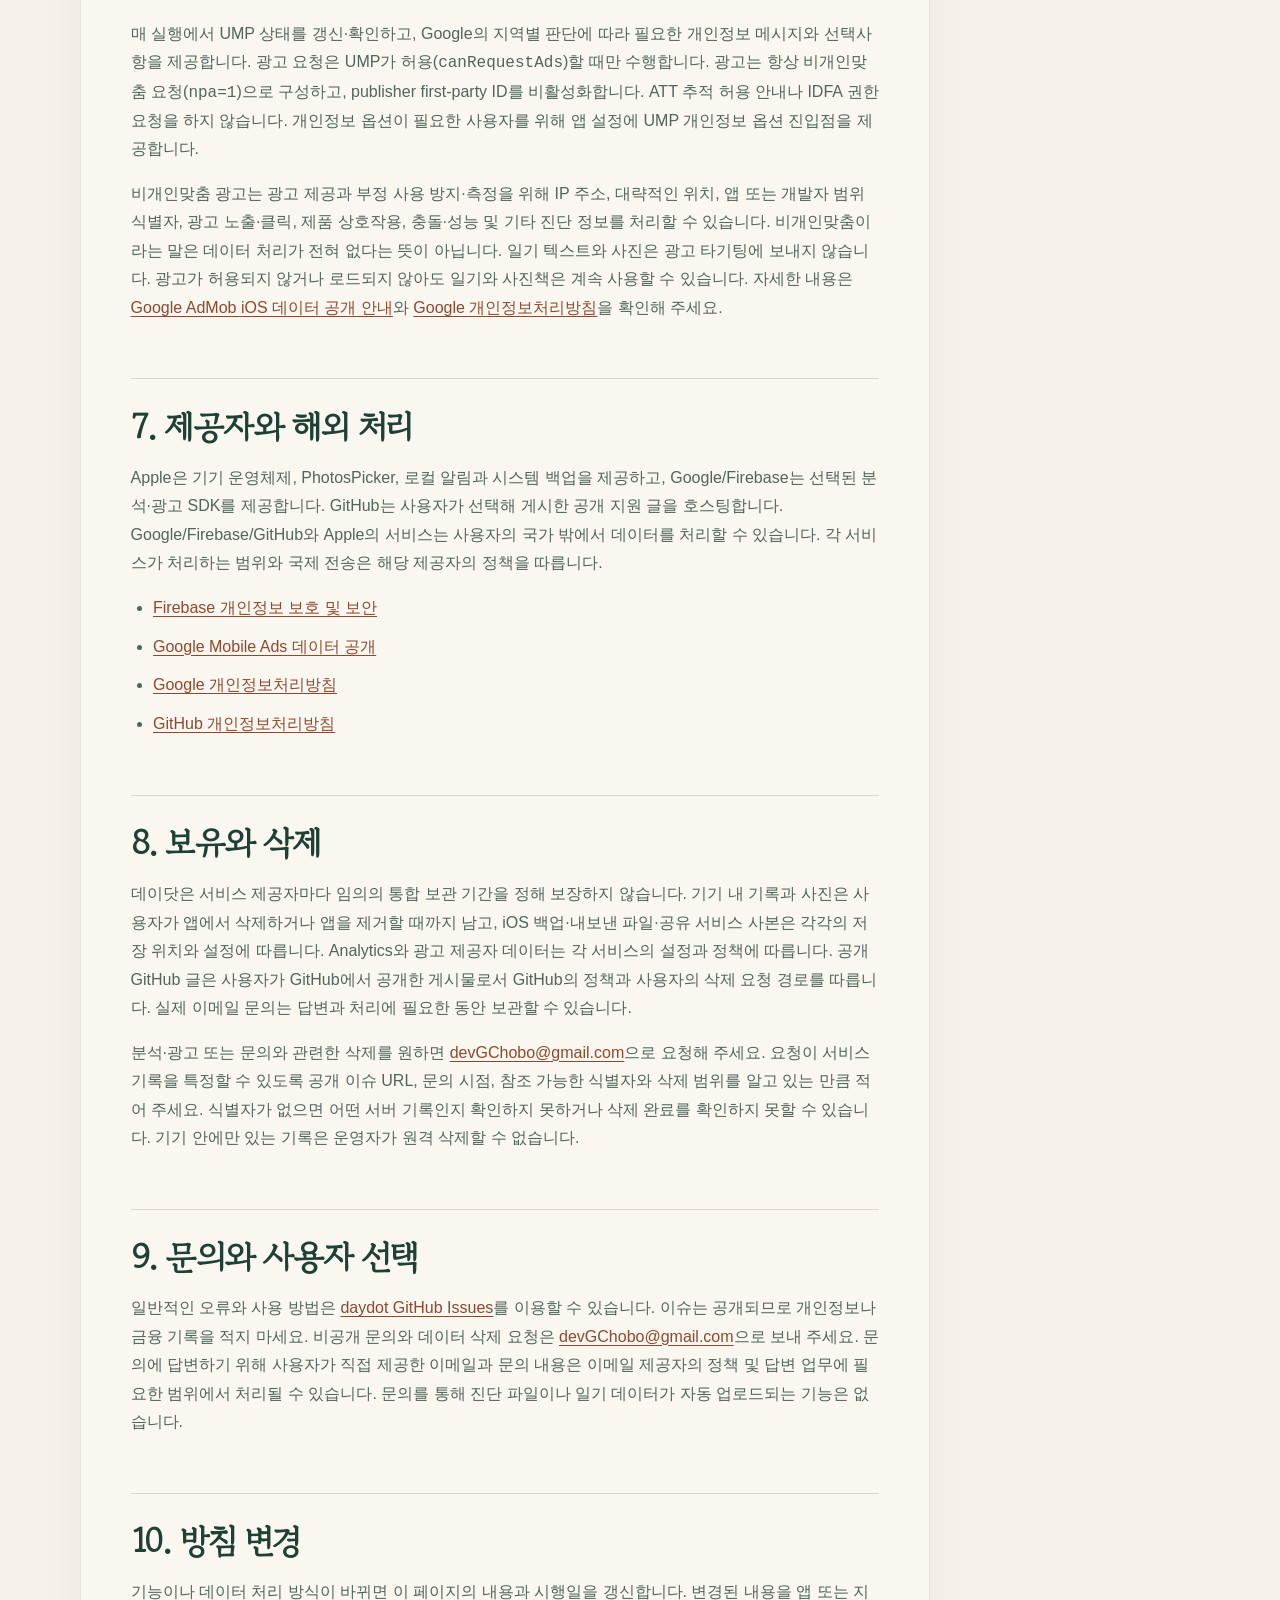
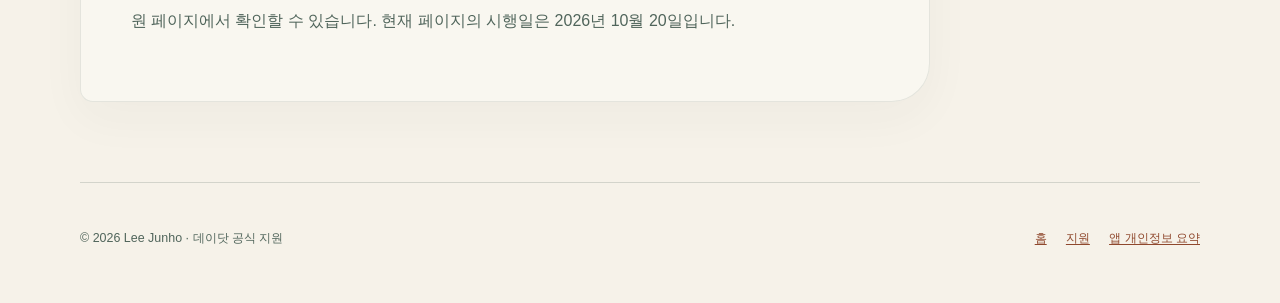
<file: privacy/index.html>
<!doctype html>
<html lang="ko">
<head>
  <meta charset="utf-8">
  <meta name="viewport" content="width=device-width, initial-scale=1">
  <meta name="description" content="데이닷 개인정보처리방침 · 기기 내 기록, 선택적 공유, Firebase Analytics와 Google Mobile Ads 데이터 처리 안내입니다.">
  <link rel="canonical" href="https://jhl1214.github.io/daydot-support/privacy/">
  <link rel="stylesheet" href="../assets/style.css?v=20261020.2">
  <script src="../assets/site.js?v=20261020.2" defer></script>
  <title>개인정보처리방침 · 데이닷</title>
</head>
<body>
  <a class="skip-link" href="#main"><span class="copy-ko">본문으로 건너뛰기</span><span class="copy-en">Skip to content</span></a>
  <header class="site-header">
    <a class="brand" href="../" aria-label="데이닷 홈"><span class="brand-mark" aria-hidden="true">d</span><span>데이닷 <span class="copy-en">· daydot</span></span></a>
    <nav class="site-nav" aria-label="주요 메뉴">
      <a href="../support/"><span class="copy-ko">지원</span><span class="copy-en">Support</span></a>
      <a href="./" aria-current="page"><span class="copy-ko">개인정보</span><span class="copy-en">Privacy</span></a>
      <a href="../app-privacy/"><span class="copy-ko">앱 개인정보 요약</span><span class="copy-en">App Privacy</span></a>
      <span class="language-switch" aria-label="언어 선택 / Language">
        <button type="button" data-language-button="ko" aria-pressed="true">한국어</button>
        <button type="button" data-language-button="en" aria-pressed="false">English</button>
      </span>
    </nav>
  </header>

  <main id="main" class="page-shell">
    <div class="page-heading">
      <div class="language-panel" data-language-panel="ko">
        <p class="eyebrow">PRIVACY · 개인정보</p>
        <h1>기록은 기기에,<br>선택은 사용자에게.</h1>
        <p class="lead">데이닷이 어떤 기록을 어디에서 처리하는지, 그리고 분석·광고·공유를 선택할 때 무엇이 달라지는지 설명합니다.</p>
        <div class="page-meta"><span>시행일: 2026년 10월 20일</span><span>운영자: Lee Junho</span></div>
      </div>
      <div class="language-panel" data-language-panel="en">
        <p class="eyebrow">PRIVACY · DATA CHOICES</p>
        <h1>Your records stay close.<br>Your choices stay clear.</h1>
        <p class="lead">This policy explains where daydot processes journal records and what changes when you choose analytics, advertising, or sharing.</p>
        <div class="page-meta"><span>Effective: October 20, 2026</span><span>Operator: Lee Junho</span></div>
      </div>
    </div>

    <article class="article">
      <div class="language-panel" data-language-panel="ko">
        <div class="callout copper-callout"><strong>읽기 안내.</strong> 이 방침은 현재 데이닷 앱의 기록·분석·광고 구성을 설명합니다.</div>
        <nav class="policy-map" aria-label="정책 목차">
          <a href="#local-ko">1. 기기 내 기록</a>
          <a href="#backup-ko">2. OS 백업</a>
          <a href="#photos-ko">3. 사진·알림·공유</a>
          <a href="#network-ko">4. 계정·서버 처리</a>
          <a href="#analytics-ko">5. Firebase Analytics</a>
          <a href="#ads-ko">6. 광고와 UMP</a>
          <a href="#providers-ko">7. 제공자와 해외 처리</a>
          <a href="#retention-ko">8. 보유와 삭제</a>
          <a href="#contact-ko">9. 문의와 권리</a>
          <a href="#changes-ko">10. 변경</a>
        </nav>

        <h2 id="local-ko">1. 기기 내 기록</h2>
        <p>데이닷은 사진과 짧은 글을 남기는 일기 앱입니다. 제목, 메모, 날짜, 연간 반복 여부, 리마인더 설정, 책갈피와 사용자가 고른 사진은 기본적으로 사용자의 기기 안에 JSON 데이터와 사진 파일로 저장됩니다. 기록을 만들고, 수정하고, 삭제하고, 연도·책갈피로 다시 보는 기능은 앱의 로컬 저장소를 사용합니다.</p>
        <p>데이닷은 앱 계정을 만들지 않으며, 일기 기록을 운영자 서버에 자동으로 백업하거나 서버와 동기화하지 않습니다. 따라서 운영자가 기기 안의 기록을 원격으로 열람·복원·삭제할 수 없습니다.</p>

        <h2 id="backup-ko">2. iOS 기기 백업</h2>
        <p>iOS의 기기 백업 기능을 사용하면 사용자의 Apple 설정과 백업 방식에 따라 앱 데이터가 시스템 백업에 포함될 수 있습니다. 이는 데이닷의 서버 백업이나 앱 계정 기능이 아닙니다. 앱에서 기록을 지우거나 앱을 제거해도 이미 생성된 iOS 백업, 사용자가 내보낸 파일과 사진, 다른 서비스가 보관한 공유 사본까지 자동으로 삭제되지는 않습니다. 백업과 저장 공간은 Apple 기기·계정 설정에서 관리해 주세요.</p>

        <h2 id="photos-ko">3. 사진·알림·공유</h2>
        <h3>사진 선택과 저장</h3>
        <p>기록에 추가하는 사진은 iOS 시스템 PhotosPicker에서 사용자가 선택한 항목만 가져옵니다. 앱은 사진 보관함 전체를 자동으로 읽거나 기록 전체를 사진 서비스로 보내지 않습니다. 사용자가 완성한 사진 카드를 사진 보관함에 저장하는 기능을 선택하면 선택적 사진 추가 권한을 요청할 수 있습니다. 이 권한은 저장 기능을 위한 것이며, 허용하지 않아도 사진 없이 기록하거나 기존 기록을 볼 수 있습니다.</p>
        <h3>로컬 알림</h3>
        <p>리마인더는 선택적 iOS 로컬 알림입니다. 알림 권한을 허용하지 않거나 설정에서 끄더라도 일기 기록은 저장됩니다. 알림 내용과 예약은 사용자의 기기에서 처리되며, 데이닷 서버로 전송하는 푸시 알림 기능을 제공하지 않습니다.</p>
        <h3>사용자가 선택한 공유</h3>
        <p>사용자가 공유 버튼을 누르고 대상을 선택하면 선택한 사진 카드가 iOS 공유 시트를 통해 그 서비스로 전달될 수 있습니다. 선택한 서비스는 자체 개인정보처리방침과 보관 설정에 따라 자료를 처리합니다. 데이닷은 사용자의 선택 없이 기록·사진을 업로드하거나 공유하지 않습니다.</p>

        <h2 id="network-ko">4. 앱 계정과 서버 처리</h2>
        <p>데이닷에는 앱 로그인, 앱 계정, Firebase Authentication, Firebase Storage, Firestore 기반의 일기 백업·동기화가 없습니다. 일반 기록과 사진은 이 이유로 운영자 서버에 자동 전송되지 않습니다.</p>
        <p>지원이 필요할 때 사용자가 선택할 수 있는 경로는 공개 GitHub Issue 또는 직접 이메일입니다. GitHub Issue는 공개 글이므로 사용자가 글에 입력한 정보가 GitHub와 공개 인터넷에 게시됩니다. 문의를 위한 별도 앱 백엔드나 자동 진단 업로드는 없습니다. 공개 글에 사진, 일기·메모 내용, 이메일, 계좌번호, 거래 내역 또는 기기 백업을 올리지 마세요.</p>

        <h2 id="analytics-ko">5. Firebase Analytics</h2>
        <p>앱의 화면과 기능이 어떻게 사용되는지, 그리고 기본 품질을 개선하기 위해 Firebase Analytics SDK 13.0.1을 사용합니다. 앱은 화면·기능 이벤트를 명시적으로 기록하며, 이벤트에는 기능의 카테고리와 해당 기록에 사진이 있는지 여부(<code>has_photo</code>) 같은 제한된 값이 포함될 수 있습니다.</p>
        <p>분석 이벤트에 일기 메모·제목, 사진, 날짜, UUID, 검색어와 사용자 ID를 넣지 않습니다. 다만 Firebase 및 기기 운영체제·SDK가 앱 인스턴스 식별자, 앱·기기·세션 정보, IP에서 파생된 대략적인 지역 등을 처리할 수 있습니다. 앱 인스턴스 식별자는 설치를 구분할 수 있으므로 분석 데이터를 완전한 익명 데이터라고 표현하지 않습니다. Firebase의 데이터 처리 방식은 <a href="https://firebase.google.com/support/privacy">Firebase 개인정보 보호 안내</a>와 <a href="https://firebase.google.com/docs/analytics/learn-more">Firebase Analytics가 수집하는 정보 안내</a>에서 확인할 수 있습니다.</p>
        <p>설정에서 분석 공유를 끄면 데이닷이 새 분석 이벤트를 수집하지 않고 기기 내 분석 상태를 초기화합니다. 이미 Firebase에 수집된 데이터가 그 설정만으로 삭제되지는 않습니다. 기존 서비스 데이터의 삭제·보유는 Firebase 설정과 정책에 따라 처리됩니다.</p>

        <h2 id="ads-ko">6. 광고와 UMP</h2>
        <p>앱 유지 비용을 위해 Google Mobile Ads SDK 13.11.0과 Google UMP SDK 3.1.0을 사용합니다. 사진책에 기록이 최소 3개 이상 있을 때 한 번의 네이티브 푸터 광고가 표시될 수 있습니다. 전면 광고, 보상형 광고, 광고를 봐야 해제되는 잠금은 제공하지 않습니다.</p>
        <p>매 실행에서 UMP 상태를 갱신·확인하고, Google의 지역별 판단에 따라 필요한 개인정보 메시지와 선택사항을 제공합니다. 광고 요청은 UMP가 허용(<code>canRequestAds</code>)할 때만 수행합니다. 광고는 항상 비개인맞춤 요청(<code>npa=1</code>)으로 구성하고, publisher first-party ID를 비활성화합니다. ATT 추적 허용 안내나 IDFA 권한 요청을 하지 않습니다. 개인정보 옵션이 필요한 사용자를 위해 앱 설정에 UMP 개인정보 옵션 진입점을 제공합니다.</p>
        <p>비개인맞춤 광고는 광고 제공과 부정 사용 방지·측정을 위해 IP 주소, 대략적인 위치, 앱 또는 개발자 범위 식별자, 광고 노출·클릭, 제품 상호작용, 충돌·성능 및 기타 진단 정보를 처리할 수 있습니다. 비개인맞춤이라는 말은 데이터 처리가 전혀 없다는 뜻이 아닙니다. 일기 텍스트와 사진은 광고 타기팅에 보내지 않습니다. 광고가 허용되지 않거나 로드되지 않아도 일기와 사진책은 계속 사용할 수 있습니다. 자세한 내용은 <a href="https://developers.google.com/admob/ios/privacy/data-disclosure">Google AdMob iOS 데이터 공개 안내</a>와 <a href="https://policies.google.com/privacy">Google 개인정보처리방침</a>을 확인해 주세요.</p>

        <h2 id="providers-ko">7. 제공자와 해외 처리</h2>
        <p>Apple은 기기 운영체제, PhotosPicker, 로컬 알림과 시스템 백업을 제공하고, Google/Firebase는 선택된 분석·광고 SDK를 제공합니다. GitHub는 사용자가 선택해 게시한 공개 지원 글을 호스팅합니다. Google/Firebase/GitHub와 Apple의 서비스는 사용자의 국가 밖에서 데이터를 처리할 수 있습니다. 각 서비스가 처리하는 범위와 국제 전송은 해당 제공자의 정책을 따릅니다.</p>
        <ul>
          <li><a href="https://firebase.google.com/support/privacy">Firebase 개인정보 보호 및 보안</a></li>
          <li><a href="https://developers.google.com/admob/ios/privacy/data-disclosure">Google Mobile Ads 데이터 공개</a></li>
          <li><a href="https://policies.google.com/privacy">Google 개인정보처리방침</a></li>
          <li><a href="https://docs.github.com/en/site-policy/privacy-policies/github-general-privacy-statement">GitHub 개인정보처리방침</a></li>
        </ul>

        <h2 id="retention-ko">8. 보유와 삭제</h2>
        <p>데이닷은 서비스 제공자마다 임의의 통합 보관 기간을 정해 보장하지 않습니다. 기기 내 기록과 사진은 사용자가 앱에서 삭제하거나 앱을 제거할 때까지 남고, iOS 백업·내보낸 파일·공유 서비스 사본은 각각의 저장 위치와 설정에 따릅니다. Analytics와 광고 제공자 데이터는 각 서비스의 설정과 정책에 따릅니다. 공개 GitHub 글은 사용자가 GitHub에서 공개한 게시물로서 GitHub의 정책과 사용자의 삭제 요청 경로를 따릅니다. 실제 이메일 문의는 답변과 처리에 필요한 동안 보관할 수 있습니다.</p>
        <p>분석·광고 또는 문의와 관련한 삭제를 원하면 <a href="mailto:devGChobo@gmail.com">devGChobo@gmail.com</a>으로 요청해 주세요. 요청이 서비스 기록을 특정할 수 있도록 공개 이슈 URL, 문의 시점, 참조 가능한 식별자와 삭제 범위를 알고 있는 만큼 적어 주세요. 식별자가 없으면 어떤 서버 기록인지 확인하지 못하거나 삭제 완료를 확인하지 못할 수 있습니다. 기기 안에만 있는 기록은 운영자가 원격 삭제할 수 없습니다.</p>

        <h2 id="contact-ko">9. 문의와 사용자 선택</h2>
        <p>일반적인 오류와 사용 방법은 <a href="https://github.com/jhl1214/daydot-support/issues">daydot GitHub Issues</a>를 이용할 수 있습니다. 이슈는 공개되므로 개인정보나 금융 기록을 적지 마세요. 비공개 문의와 데이터 삭제 요청은 <a href="mailto:devGChobo@gmail.com">devGChobo@gmail.com</a>으로 보내 주세요. 문의에 답변하기 위해 사용자가 직접 제공한 이메일과 문의 내용은 이메일 제공자의 정책 및 답변 업무에 필요한 범위에서 처리될 수 있습니다. 문의를 통해 진단 파일이나 일기 데이터가 자동 업로드되는 기능은 없습니다.</p>

        <h2 id="changes-ko">10. 방침 변경</h2>
        <p>기능이나 데이터 처리 방식이 바뀌면 이 페이지의 내용과 시행일을 갱신합니다. 변경된 내용을 앱 또는 지원 페이지에서 확인할 수 있습니다. 현재 페이지의 시행일은 2026년 10월 20일입니다.</p>
      </div>

      <div class="language-panel" data-language-panel="en">
        <div class="callout copper-callout"><strong>Reading note.</strong> This policy describes the current daydot journal, analytics, and advertising configuration.</div>
        <nav class="policy-map" aria-label="Policy contents">
          <a href="#local-en">1. Local records</a>
          <a href="#backup-en">2. iOS backup</a>
          <a href="#photos-en">3. Photos, reminders, sharing</a>
          <a href="#network-en">4. Accounts and servers</a>
          <a href="#analytics-en">5. Firebase Analytics</a>
          <a href="#ads-en">6. Ads and UMP</a>
          <a href="#providers-en">7. Providers and transfers</a>
          <a href="#retention-en">8. Retention and deletion</a>
          <a href="#contact-en">9. Contact and choices</a>
          <a href="#changes-en">10. Changes</a>
        </nav>

        <h2 id="local-en">1. Local records</h2>
        <p>Daydot is a journal for a photograph and a few words. Titles, memos, dates, annual-repeat choices, reminder settings, bookmarks, and photos you choose are stored on your device by default as JSON data and photo files. Creating, editing, deleting, and browsing by year or bookmark use the app’s local storage.</p>
        <p>Daydot does not create an app account, automatically back up journal records to an operator server, or synchronize them with a server. The operator therefore cannot remotely read, restore, or delete records kept only on your device.</p>

        <h2 id="backup-en">2. iOS device backup</h2>
        <p>If iOS device backup is enabled, app data may be included according to your Apple settings and backup method. This is an operating-system backup, separate from a daydot server backup or app account. Deleting a record or removing daydot does not automatically remove an existing iOS backup, exported files and photos, or copies retained by a sharing service. Manage those locations through their own device, account, and service settings.</p>

        <h2 id="photos-en">3. Photos, reminders, and sharing</h2>
        <h3>Photo selection and saving</h3>
        <p>Photos added to entries come only from items you choose in the iOS system PhotosPicker. The app does not automatically read your whole library or send your journal to a photo service. If you choose to save a finished photo card back to your library, an optional add-only photo permission may be requested. You can still write entries without it and view existing entries.</p>
        <h3>Local reminders</h3>
        <p>Reminders are optional local iOS notifications. Refusing or later disabling notification permission does not affect journal storage. Notification content and scheduling are handled on your device; daydot does not provide a server push-notification feature.</p>
        <h3>Sharing you choose</h3>
        <p>If you tap Share and select a destination, the selected photo card may be passed through the iOS share sheet to that service. The selected service handles the card under its own privacy policy and retention settings. Daydot does not upload or share journal content or photos without your choice.</p>

        <h2 id="network-en">4. App accounts and server processing</h2>
        <p>Daydot has no app login, app account, Firebase Authentication, Firebase Storage, or Firestore-based journal backup or sync. Ordinary entries and photos are not automatically sent to an operator server.</p>
        <p>When you need help, the available routes are a public GitHub Issue or direct email. A GitHub Issue is public: information you enter can be published to GitHub and the public internet. Daydot has no separate support backend and does not automatically upload diagnostics. Do not post photos, journal or memo text, email addresses, account numbers, transaction records, or device backups in public issues.</p>

        <h2 id="analytics-en">5. Firebase Analytics</h2>
        <p>Daydot uses Firebase Analytics SDK 13.0.1 to improve feature usability and basic quality. The app records explicit screen and feature events; events may contain a feature category and a limited value such as whether the entry has a photo (<code>has_photo</code>).</p>
        <p>Analytics events are configured to exclude journal memo or title text, photos, dates, UUIDs, search terms, and user IDs. Firebase and the operating system or SDK may still process an app-instance identifier, app/device/session information, and a coarse region derived from IP. An app-instance identifier can distinguish an installation, so analytics is not described as fully anonymous. See <a href="https://firebase.google.com/support/privacy">Firebase Privacy and Security</a> and <a href="https://firebase.google.com/docs/analytics/learn-more">What Google Analytics for Firebase collects</a> for provider details.</p>
        <p>Turning analytics sharing off in Settings stops new analytics collection by daydot and resets local analytics state. It does not automatically delete data already collected by Firebase. Existing service data is handled under Firebase’s settings and policies.</p>

        <h2 id="ads-en">6. Advertising and UMP</h2>
        <p>Daydot uses Google Mobile Ads SDK 13.11.0 and Google UMP SDK 3.1.0 to support maintenance. One native footer ad may appear in the photo book after at least three entries. There are no interstitials, rewarded ads, or ad walls.</p>
        <p>On each launch, UMP refreshes and checks its state; Google determines by region whether a privacy message and choices apply. Ad requests run only when UMP allows them (<code>canRequestAds</code>). Requests are always non-personalized (<code>npa=1</code>) with publisher first-party ID disabled. The app does not request ATT tracking permission or IDFA permission. A required privacy-options entry point is available in app settings.</p>
        <p>Non-personalized ads can still process IP address, coarse location, app- or developer-scoped identifiers, ad impressions and clicks, product interactions, crashes, performance, and other diagnostics for delivery, fraud prevention, and measurement. Non-personalized does not mean no data collection. Journal text and photos are not supplied for ad targeting. The journal and photo book remain usable if ads are not allowed or fail to fill. See <a href="https://developers.google.com/admob/ios/privacy/data-disclosure">Google AdMob iOS data disclosure</a> and the <a href="https://policies.google.com/privacy">Google Privacy Policy</a>.</p>

        <h2 id="providers-en">7. Providers and international processing</h2>
        <p>Apple supplies the operating system, PhotosPicker, local notifications, and system backup. Google/Firebase supplies the selected analytics and advertising SDK services. GitHub hosts public support posts you choose to publish. Apple, Google/Firebase, and GitHub may process data outside your country. Each provider’s policy governs its processing scope and international transfers.</p>
        <ul>
          <li><a href="https://firebase.google.com/support/privacy">Firebase Privacy and Security</a></li>
          <li><a href="https://developers.google.com/admob/ios/privacy/data-disclosure">Google Mobile Ads data disclosure</a></li>
          <li><a href="https://policies.google.com/privacy">Google Privacy Policy</a></li>
          <li><a href="https://docs.github.com/en/site-policy/privacy-policies/github-general-privacy-statement">GitHub Privacy Statement</a></li>
        </ul>

        <h2 id="retention-en">8. Retention and deletion</h2>
        <p>Daydot does not promise one arbitrary retention period across every provider. On-device records and photos remain until you delete them in the app or remove the app; iOS backups, exported files, and copies held by sharing services follow their separate locations and settings. Analytics and advertising-provider data follow their service settings and policies. Public GitHub Issues are posts you chose to publish and follow GitHub’s policies and deletion routes. Direct email correspondence may be retained as needed to answer and handle the inquiry.</p>
        <p>For deletion requests about analytics, advertising, or support, email <a href="mailto:devGChobo@gmail.com">devGChobo@gmail.com</a>. Include an issue URL, approximate time, available reference identifier, and requested scope so a service record can be located. Without an identifier, we may not be able to identify a server-side record or confirm deletion. The operator cannot remotely delete records kept only on your device.</p>

        <h2 id="contact-en">9. Contact and your choices</h2>
        <p>Use <a href="https://github.com/jhl1214/daydot-support/issues">daydot GitHub Issues</a> for general bugs and usage questions. Issues are public, so do not include personal information or financial records. For private questions and deletion requests, email <a href="mailto:devGChobo@gmail.com">devGChobo@gmail.com</a>. An email address or inquiry content that you provide directly may be handled under the email provider’s policy and as needed to answer the request. The app has no automatic diagnostic upload feature.</p>

        <h2 id="changes-en">10. Changes</h2>
        <p>We update this page and its effective date when features or data processing change. You can review changes in the app or support pages. This policy is effective October 20, 2026.</p>
      </div>
    </article>
  </main>

  <footer class="site-footer">
    <p>© 2026 Lee Junho · <span class="copy-ko">데이닷 공식 지원</span><span class="copy-en">Official daydot support</span></p>
    <div class="footer-links">
      <a href="../"><span class="copy-ko">홈</span><span class="copy-en">Home</span></a>
      <a href="../support/"><span class="copy-ko">지원</span><span class="copy-en">Support</span></a>
      <a href="../app-privacy/"><span class="copy-ko">앱 개인정보 요약</span><span class="copy-en">App Privacy</span></a>
    </div>
  </footer>
</body>
</html>
</file>
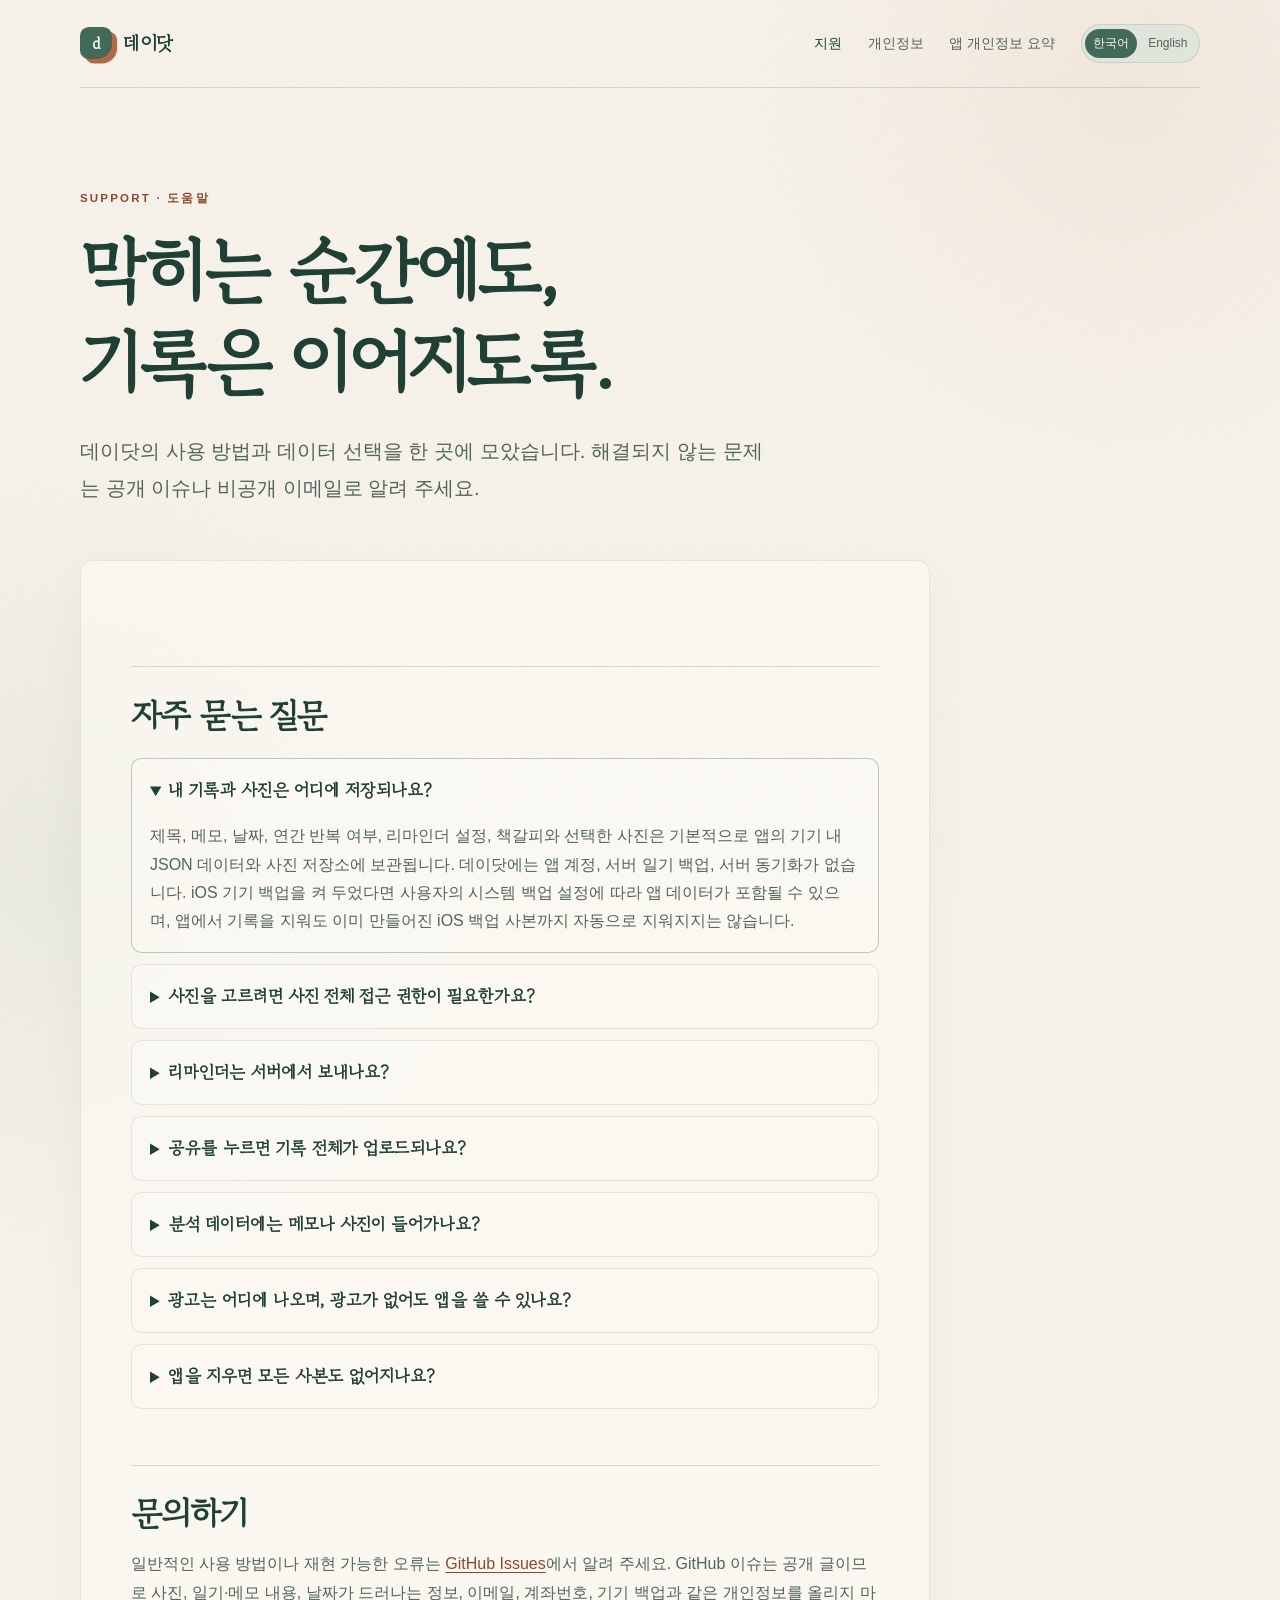
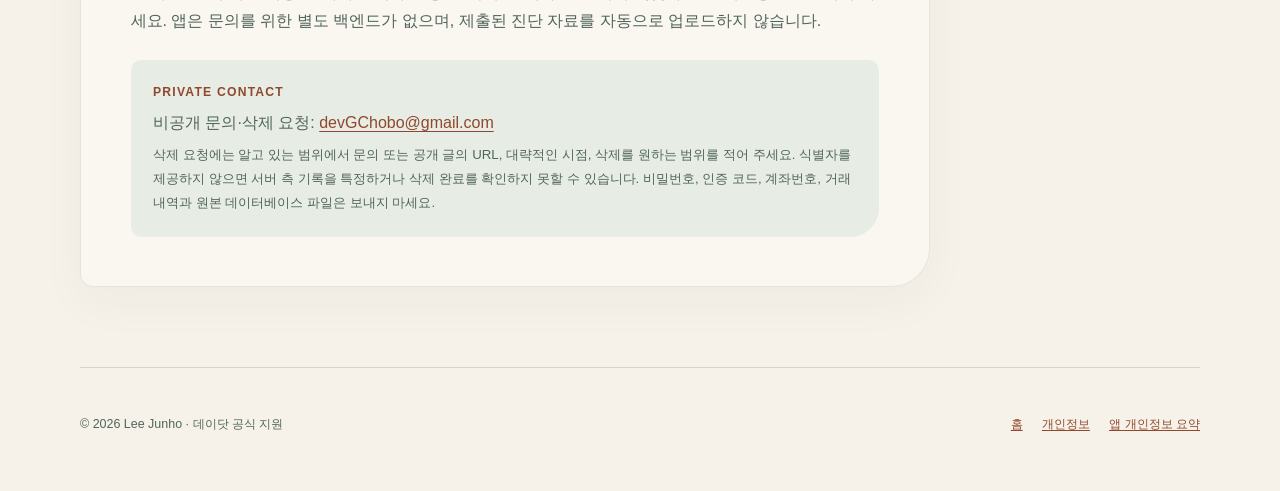
<file: support/index.html>
<!doctype html>
<html lang="ko">
<head>
  <meta charset="utf-8">
  <meta name="viewport" content="width=device-width, initial-scale=1">
  <meta name="description" content="데이닷 공식 고객 지원과 자주 묻는 질문입니다.">
  <link rel="canonical" href="https://jhl1214.github.io/daydot-support/support/">
  <link rel="stylesheet" href="../assets/style.css?v=20261020.2">
  <script src="../assets/site.js?v=20261020.2" defer></script>
  <title>지원 · 데이닷</title>
</head>
<body>
  <a class="skip-link" href="#main"><span class="copy-ko">본문으로 건너뛰기</span><span class="copy-en">Skip to content</span></a>
  <header class="site-header">
    <a class="brand" href="../" aria-label="데이닷 홈"><span class="brand-mark" aria-hidden="true">d</span><span>데이닷 <span class="copy-en">· daydot</span></span></a>
    <nav class="site-nav" aria-label="주요 메뉴">
      <a href="./" aria-current="page"><span class="copy-ko">지원</span><span class="copy-en">Support</span></a>
      <a href="../privacy/"><span class="copy-ko">개인정보</span><span class="copy-en">Privacy</span></a>
      <a href="../app-privacy/"><span class="copy-ko">앱 개인정보 요약</span><span class="copy-en">App Privacy</span></a>
      <span class="language-switch" aria-label="언어 선택 / Language">
        <button type="button" data-language-button="ko" aria-pressed="true">한국어</button>
        <button type="button" data-language-button="en" aria-pressed="false">English</button>
      </span>
    </nav>
  </header>

  <main id="main" class="page-shell">
    <div class="page-heading">
      <div class="language-panel" data-language-panel="ko">
        <p class="eyebrow">SUPPORT · 도움말</p>
        <h1>막히는 순간에도,<br>기록은 이어지도록.</h1>
        <p class="lead">데이닷의 사용 방법과 데이터 선택을 한 곳에 모았습니다. 해결되지 않는 문제는 공개 이슈나 비공개 이메일로 알려 주세요.</p>
      </div>
      <div class="language-panel" data-language-panel="en">
        <p class="eyebrow">SUPPORT · HELP</p>
        <h1>Keep the record moving,<br>even when something gets stuck.</h1>
        <p class="lead">Find daydot usage help and data choices here. For a problem we have not covered, use a public issue or private email.</p>
      </div>
    </div>

    <article class="article">
      <div class="language-panel" data-language-panel="ko">
        <h2 id="faq">자주 묻는 질문</h2>
        <div class="faq-list">
          <details open>
            <summary>내 기록과 사진은 어디에 저장되나요?</summary>
            <p>제목, 메모, 날짜, 연간 반복 여부, 리마인더 설정, 책갈피와 선택한 사진은 기본적으로 앱의 기기 내 JSON 데이터와 사진 저장소에 보관됩니다. 데이닷에는 앱 계정, 서버 일기 백업, 서버 동기화가 없습니다. iOS 기기 백업을 켜 두었다면 사용자의 시스템 백업 설정에 따라 앱 데이터가 포함될 수 있으며, 앱에서 기록을 지워도 이미 만들어진 iOS 백업 사본까지 자동으로 지워지지는 않습니다.</p>
          </details>
          <details>
            <summary>사진을 고르려면 사진 전체 접근 권한이 필요한가요?</summary>
            <p>기록에 넣을 사진은 시스템 PhotosPicker에서 사용자가 직접 고른 항목만 가져옵니다. 사진 보관함 전체를 읽는 방식의 권한을 기본으로 요구하지 않습니다. 사진 카드를 사진 보관함에 저장하는 기능을 사용할 때만 선택적 사진 추가 권한이 필요할 수 있습니다. 권한을 허용하지 않아도 사진 없이 기록하고 일기를 사용할 수 있습니다.</p>
          </details>
          <details>
            <summary>리마인더는 서버에서 보내나요?</summary>
            <p>아니요. 선택적 리마인더는 iOS 로컬 알림입니다. 알림 권한을 허용하지 않거나 나중에 끄더라도 기록 저장에는 영향을 주지 않습니다. 연간 알림과 한 번 알림 모두 사용자가 설정한 기기에서만 동작합니다.</p>
          </details>
          <details>
            <summary>공유를 누르면 기록 전체가 업로드되나요?</summary>
            <p>아니요. 사용자가 공유 시 선택한 사진 카드만 iOS 공유 시트에서 고른 서비스로 내보냅니다. 선택한 서비스는 자체 정책에 따라 자료를 처리할 수 있습니다. 데이닷은 일기 내용이나 사진을 자동으로 업로드하지 않으며, 앱 계정이나 Firebase Storage·Auth·Firestore 기반의 일기 저장 기능을 제공하지 않습니다.</p>
          </details>
          <details>
            <summary>분석 데이터에는 메모나 사진이 들어가나요?</summary>
            <p>Firebase Analytics SDK 13.0.1을 사용해 화면·기능 이벤트를 보냅니다. 이벤트에는 기능 분류와 사진 보유 여부 같은 제한된 값이 포함될 수 있지만, 메모·사진·날짜·UUID·검색어·사용자 ID는 포함하지 않도록 구성합니다. 앱 인스턴스 ID, 앱·기기·세션 정보와 IP에서 파생된 대략적인 지역이 처리될 수 있으므로 이를 완전한 익명 데이터라고 설명하지 않습니다. 설정에서 분석 공유를 끄면 새 수집을 멈추고 기기 내 분석 상태를 초기화하지만, 이미 서비스에 수집된 데이터가 자동으로 삭제되는 것은 아닙니다.</p>
          </details>
          <details>
            <summary>광고는 어디에 나오며, 광고가 없어도 앱을 쓸 수 있나요?</summary>
            <p>사진책에 기록이 최소 3개 이상 있을 때 한 번의 네이티브 푸터 광고가 표시될 수 있습니다. 전면 광고, 보상형 광고와 광고를 봐야 하는 잠금은 사용하지 않습니다. 매 실행에서 UMP 상태를 확인하고, Google의 지역별 판단에 따라 필요한 개인정보 메시지와 선택사항을 제공합니다. UMP가 허용한 경우에만 광고를 요청하며, 항상 비개인맞춤 요청(npa=1), publisher first-party ID 비활성화, ATT·IDFA 권한 요청 없음으로 구성합니다. 광고가 로드되지 않거나 허용되지 않아도 일기 기능은 그대로 사용할 수 있습니다. 비개인맞춤 광고도 IP, 대략적 위치, 앱·개발자 범위 식별자, 노출·클릭과 진단 정보를 처리할 수 있어 데이터 처리가 전혀 없다는 뜻은 아닙니다.</p>
          </details>
          <details>
            <summary>앱을 지우면 모든 사본도 없어지나요?</summary>
            <p>기기 내 기록과 사진은 앱에서 삭제하거나 앱을 제거할 때까지 기기에 남습니다. 이미 생성된 iOS 시스템 백업, 사용자가 내보낸 파일, 공유 서비스가 보관한 사본은 별도 저장 위치입니다. Firebase Analytics와 광고 제공자 데이터는 각 서비스 설정과 정책에 따라 처리됩니다. 데이터 삭제를 문의하려면 아래 이메일로 연락해 주세요. 특정 식별자가 없으면 어떤 서비스의 기록인지 확인하지 못할 수 있으므로, 공개 이슈 URL이나 참조 가능한 정보가 있다면 비공개로 알려 주세요.</p>
          </details>
        </div>

        <h2 id="contact">문의하기</h2>
        <p>일반적인 사용 방법이나 재현 가능한 오류는 <a href="https://github.com/jhl1214/daydot-support/issues">GitHub Issues</a>에서 알려 주세요. GitHub 이슈는 공개 글이므로 사진, 일기·메모 내용, 날짜가 드러나는 정보, 이메일, 계좌번호, 기기 백업과 같은 개인정보를 올리지 마세요. 앱은 문의를 위한 별도 백엔드가 없으며, 제출된 진단 자료를 자동으로 업로드하지 않습니다.</p>
        <div class="contact-card">
          <p class="contact-label">Private contact</p>
          <p>비공개 문의·삭제 요청: <a href="mailto:devGChobo@gmail.com">devGChobo@gmail.com</a></p>
          <p class="small-print">삭제 요청에는 알고 있는 범위에서 문의 또는 공개 글의 URL, 대략적인 시점, 삭제를 원하는 범위를 적어 주세요. 식별자를 제공하지 않으면 서버 측 기록을 특정하거나 삭제 완료를 확인하지 못할 수 있습니다. 비밀번호, 인증 코드, 계좌번호, 거래 내역과 원본 데이터베이스 파일은 보내지 마세요.</p>
        </div>
      </div>

      <div class="language-panel" data-language-panel="en">
        <h2 id="faq-en">Frequently asked questions</h2>
        <div class="faq-list">
          <details open>
            <summary>Where are my entries and photos stored?</summary>
            <p>Titles, memos, dates, annual-repeat choices, reminder settings, bookmarks, and the photos you choose are stored in the app’s on-device JSON data and photo storage by default. Daydot has no app account, server journal backup, or server sync. If iOS device backup is enabled, app data may be included according to your system settings. Deleting a record in the app does not automatically remove an existing iOS backup copy.</p>
          </details>
          <details>
            <summary>Does choosing a photo require access to my whole library?</summary>
            <p>Photos are selected through the system PhotosPicker, so the app receives only the items you choose for an entry. It does not require broad photo-library access by default. An optional add-only photo permission may be needed when you choose to save a photo card back to your library. You can still write entries and use the journal without granting it.</p>
          </details>
          <details>
            <summary>Are reminders sent from a server?</summary>
            <p>No. Optional reminders are local iOS notifications. Turning notification permission off does not affect saving entries. Annual and one-time reminders run on the device where you set them.</p>
          </details>
          <details>
            <summary>Does sharing upload my whole journal?</summary>
            <p>No. The iOS share sheet exports only the photo card you choose to the service you select. That service may process the card under its own policy. Daydot does not automatically upload journal content or photos, and it has no app account or journal storage built on Firebase Storage, Auth, or Firestore.</p>
          </details>
          <details>
            <summary>Do analytics events contain my memo or photo?</summary>
            <p>Daydot uses Firebase Analytics SDK 13.0.1 for screen and feature events. Events may include a category and whether an entry has a photo, but they are configured to exclude memo text, photos, dates, UUIDs, search terms, and user IDs. App-instance ID, app/device/session information, and a coarse region derived from IP may be processed, so this is not described as fully anonymous data. Turning analytics off in Settings stops new collection and resets local analytics state; it does not automatically erase data already collected by the service.</p>
          </details>
          <details>
            <summary>Where are ads shown, and can I use the journal without them?</summary>
            <p>One native footer ad may appear in the photo book after at least three entries. There are no interstitials, rewarded ads, or ad walls. On each launch, UMP refreshes and checks its state; Google determines by region whether a privacy message and choices apply. Ads are requested only when Google UMP allows them, with non-personalized requests (npa=1), publisher first-party ID disabled, and no ATT or IDFA permission request. The journal remains usable when ads fail to load or are not allowed. Non-personalized does not mean no data collection: the ad SDK may process IP, coarse location, app/developer-scoped identifiers, impressions, clicks, and diagnostic information.</p>
          </details>
          <details>
            <summary>Does deleting the app remove every copy?</summary>
            <p>On-device entries and photos remain until you delete them in the app or remove the app. Existing iOS backups, exported files, and copies kept by a sharing service are separate storage locations. Firebase Analytics and advertising-provider data follow each provider’s settings and policies. To request deletion, email us below. Without an identifier, we may not be able to locate or confirm deletion of a provider record.</p>
          </details>
        </div>

        <h2 id="contact-en">Contact</h2>
        <p>Use <a href="https://github.com/jhl1214/daydot-support/issues">GitHub Issues</a> for general usage questions or reproducible bugs. GitHub Issues are public: do not post photos, journal or memo text, identifying dates, email addresses, account numbers, backups, or other personal information. Daydot has no separate support backend and does not automatically upload diagnostics.</p>
        <div class="contact-card">
          <p class="contact-label">Private contact</p>
          <p>Private questions and deletion requests: <a href="mailto:devGChobo@gmail.com">devGChobo@gmail.com</a></p>
          <p class="small-print">Include the issue or request URL when available, an approximate time, and the scope of deletion. Without an identifier we may not be able to locate or confirm a server-side record. Never send passwords, verification codes, account numbers, transaction records, or the original database file.</p>
        </div>
      </div>
    </article>
  </main>

  <footer class="site-footer">
    <p>© 2026 Lee Junho · <span class="copy-ko">데이닷 공식 지원</span><span class="copy-en">Official daydot support</span></p>
    <div class="footer-links">
      <a href="../"><span class="copy-ko">홈</span><span class="copy-en">Home</span></a>
      <a href="../privacy/"><span class="copy-ko">개인정보</span><span class="copy-en">Privacy</span></a>
      <a href="../app-privacy/"><span class="copy-ko">앱 개인정보 요약</span><span class="copy-en">App Privacy</span></a>
    </div>
  </footer>
</body>
</html>
</file>
<file: assets/style.css>
@font-face {
  font-family: "Gowun Batang Local";
  src: url("fonts/GowunBatang-Regular.ttf") format("truetype");
  font-display: swap;
  font-weight: 400;
  font-style: normal;
}

:root {
  --paper: #f6f2e9;
  --paper-deep: #ece5d7;
  --paper-light: #fbf9f4;
  --ink: #243c33;
  --ink-soft: #50655b;
  --green: #416b58;
  --green-dark: #1f4034;
  --sage: #d9e4db;
  --copper: #b76743;
  --copper-dark: #8f482d;
  --line: rgba(36, 60, 51, 0.16);
  --shadow: 0 18px 48px rgba(48, 62, 53, 0.1);
  --sans: -apple-system, BlinkMacSystemFont, "Apple SD Gothic Neo", "Noto Sans KR", "Helvetica Neue", sans-serif;
  --serif: "Gowun Batang Local", "Apple SD Gothic Neo", "Noto Serif KR", Georgia, serif;
  color-scheme: light;
}

* {
  box-sizing: border-box;
}

html {
  scroll-behavior: smooth;
}

body {
  margin: 0;
  min-width: 320px;
  color: var(--ink);
  background:
    radial-gradient(circle at 88% 4%, rgba(183, 103, 67, 0.08), transparent 24rem),
    radial-gradient(circle at 5% 42%, rgba(65, 107, 88, 0.07), transparent 26rem),
    var(--paper);
  font-family: var(--sans);
  font-size: 16px;
  line-height: 1.78;
  text-rendering: optimizeLegibility;
}

body::before {
  position: fixed;
  inset: 0;
  z-index: -1;
  pointer-events: none;
  content: "";
  opacity: 0.13;
  background-image: url("data:image/svg+xml,%3Csvg viewBox='0 0 160 160' xmlns='http://www.w3.org/2000/svg'%3E%3Cfilter id='n'%3E%3CfeTurbulence type='fractalNoise' baseFrequency='.8' numOctaves='3' stitchTiles='stitch'/%3E%3C/filter%3E%3Crect width='100%25' height='100%25' filter='url(%23n)' opacity='.18'/%3E%3C/svg%3E");
  mix-blend-mode: multiply;
}

a {
  color: var(--copper-dark);
  text-underline-offset: 0.18em;
}

a:hover {
  color: var(--green-dark);
}

a:focus-visible,
button:focus-visible,
summary:focus-visible {
  outline: 3px solid var(--copper);
  outline-offset: 4px;
}

button,
a {
  -webkit-tap-highlight-color: transparent;
}

.skip-link {
  position: absolute;
  top: 0.75rem;
  left: 0.75rem;
  z-index: 10;
  padding: 0.45rem 0.8rem;
  color: var(--paper-light);
  background: var(--green-dark);
  border-radius: 999px;
  transform: translateY(-160%);
}

.skip-link:focus {
  transform: translateY(0);
}

.site-header,
.site-footer,
.page-shell,
.home-shell {
  width: min(1120px, calc(100% - 40px));
  margin: 0 auto;
}

.site-header {
  display: flex;
  align-items: center;
  justify-content: space-between;
  gap: 1.5rem;
  min-height: 88px;
  border-bottom: 1px solid var(--line);
}

.brand {
  display: inline-flex;
  align-items: center;
  gap: 0.7rem;
  color: var(--green-dark);
  font-family: var(--serif);
  font-size: 1.2rem;
  font-weight: 700;
  letter-spacing: -0.02em;
  text-decoration: none;
  white-space: nowrap;
}

.brand-mark {
  display: inline-grid;
  place-items: center;
  width: 2rem;
  height: 2rem;
  color: var(--paper-light);
  background: var(--green);
  border-radius: 0.55rem 0.55rem 0.95rem 0.55rem;
  box-shadow: 0.32rem 0.28rem 0 var(--copper);
  font-family: var(--serif);
  font-size: 1rem;
  line-height: 1;
}

.site-nav {
  display: flex;
  align-items: center;
  justify-content: flex-end;
  gap: clamp(0.8rem, 2vw, 1.65rem);
  font-size: 0.88rem;
}

.site-nav a {
  color: var(--ink-soft);
  text-decoration: none;
}

.site-nav a:hover,
.site-nav a[aria-current="page"] {
  color: var(--green-dark);
}

.language-switch {
  display: inline-flex;
  gap: 0.15rem;
  padding: 0.2rem;
  background: rgba(217, 228, 219, 0.7);
  border: 1px solid rgba(65, 107, 88, 0.16);
  border-radius: 999px;
}

.language-switch button {
  min-width: 3.1rem;
  padding: 0.26rem 0.52rem;
  color: var(--ink-soft);
  background: transparent;
  border: 0;
  border-radius: 999px;
  font: inherit;
  font-size: 0.75rem;
  cursor: pointer;
}

.language-switch button[aria-pressed="true"] {
  color: var(--paper-light);
  background: var(--green);
}

.copy-en,
.copy-ko {
  display: inline;
}

html.js[data-language="ko"] .copy-en,
html.js[data-language="en"] .copy-ko {
  display: none;
}

.hero {
  display: grid;
  grid-template-columns: minmax(0, 1.08fr) minmax(280px, 0.92fr);
  align-items: center;
  gap: clamp(2rem, 7vw, 6.5rem);
  padding: clamp(4.4rem, 10vw, 8.5rem) 0 clamp(4rem, 8vw, 7rem);
}

.eyebrow {
  margin: 0 0 1rem;
  color: var(--copper-dark);
  font-size: 0.72rem;
  font-weight: 750;
  letter-spacing: 0.19em;
  line-height: 1.4;
  text-transform: uppercase;
}

h1,
h2,
h3,
h4 {
  margin: 0;
  color: var(--green-dark);
  font-family: var(--serif);
  font-weight: 700;
  letter-spacing: -0.045em;
  line-height: 1.28;
  text-wrap: balance;
  word-break: keep-all;
}

h1 {
  max-width: 12ch;
  font-size: clamp(2.75rem, 7vw, 5.7rem);
}

h2 {
  margin-top: 3.2rem;
  font-size: clamp(1.7rem, 3vw, 2.45rem);
}

h3 {
  margin-top: 2rem;
  font-size: clamp(1.18rem, 2vw, 1.45rem);
  letter-spacing: -0.025em;
}

p {
  margin: 1rem 0;
}

.lead {
  max-width: 38rem;
  margin-top: 1.65rem;
  color: var(--ink-soft);
  font-size: clamp(1.05rem, 1.8vw, 1.28rem);
  line-height: 1.8;
}

.hero-actions,
.action-row {
  display: flex;
  flex-wrap: wrap;
  gap: 0.75rem;
  margin-top: 2rem;
}

.button,
.button-secondary {
  display: inline-flex;
  align-items: center;
  justify-content: center;
  min-height: 3rem;
  padding: 0.65rem 1.05rem;
  border-radius: 999px;
  font-size: 0.92rem;
  font-weight: 700;
  line-height: 1.25;
  text-decoration: none;
  transition: transform 160ms ease, box-shadow 160ms ease, background 160ms ease;
}

.button {
  color: var(--paper-light);
  background: var(--green-dark);
  box-shadow: 0 0.35rem 0 var(--copper);
}

.button:hover {
  color: var(--paper-light);
  background: var(--green);
  transform: translateY(-2px);
  box-shadow: 0 0.48rem 0 var(--copper);
}

.button-secondary {
  color: var(--green-dark);
  border: 1px solid rgba(31, 64, 52, 0.35);
}

.button-secondary:hover {
  color: var(--green-dark);
  background: rgba(217, 228, 219, 0.6);
  transform: translateY(-2px);
}

.hero-note {
  display: flex;
  align-items: center;
  gap: 0.65rem;
  margin-top: 2.2rem;
  color: var(--ink-soft);
  font-size: 0.83rem;
}

.hero-note::before {
  width: 2.4rem;
  height: 1px;
  content: "";
  background: var(--copper);
}

.hero-art {
  position: relative;
  min-height: 29rem;
  padding: 2rem;
  overflow: hidden;
  background: linear-gradient(145deg, #dbe5dc, #c4d6ca);
  border-radius: 1.65rem 1.65rem 3.6rem 1.65rem;
  box-shadow: var(--shadow);
  isolation: isolate;
}

.hero-art::before,
.hero-art::after {
  position: absolute;
  content: "";
  border-radius: 50%;
}

.hero-art::before {
  top: -4rem;
  right: -4rem;
  width: 15rem;
  height: 15rem;
  background: rgba(246, 242, 233, 0.5);
}

.hero-art::after {
  bottom: -6rem;
  left: -5rem;
  width: 17rem;
  height: 17rem;
  background: rgba(183, 103, 67, 0.2);
}

.memory-card {
  position: relative;
  z-index: 1;
  display: flex;
  flex-direction: column;
  justify-content: space-between;
  min-height: 25rem;
  padding: 1.4rem;
  background: var(--paper-light);
  border-radius: 0.55rem 0.55rem 1.8rem 0.55rem;
  box-shadow: 0.75rem 1rem 2rem rgba(48, 62, 53, 0.16);
  transform: rotate(3deg);
}

.memory-card-top,
.memory-card-bottom {
  display: flex;
  align-items: flex-start;
  justify-content: space-between;
  gap: 1rem;
}

.memory-card-date {
  color: var(--copper-dark);
  font-size: 0.72rem;
  font-weight: 750;
  letter-spacing: 0.13em;
  text-transform: uppercase;
}

.memory-card-dot {
  width: 0.8rem;
  height: 0.8rem;
  background: var(--copper);
  border-radius: 50%;
}

.memory-photo {
  position: relative;
  min-height: 11.2rem;
  margin: 1.25rem 0;
  overflow: hidden;
  background:
    linear-gradient(165deg, transparent 0 49%, rgba(253, 238, 193, 0.9) 50% 51%, transparent 52%),
    linear-gradient(180deg, #6b8c86 0 45%, #c8a46f 46% 63%, #9a7a52 64% 100%);
  border-radius: 0.32rem;
}

.memory-photo::before {
  position: absolute;
  top: 20%;
  right: 14%;
  width: 3.3rem;
  height: 3.3rem;
  content: "";
  background: #f1c978;
  border-radius: 50%;
  box-shadow: 0 0 2rem rgba(241, 201, 120, 0.6);
}

.memory-card h2 {
  max-width: 13ch;
  margin: 0;
  font-size: 1.45rem;
  line-height: 1.35;
}

.memory-card p {
  margin: 0;
  color: var(--ink-soft);
  font-family: var(--serif);
  font-size: 0.9rem;
}

.section-intro {
  max-width: 40rem;
  margin-bottom: 2.3rem;
}

.section-intro p {
  color: var(--ink-soft);
}

.feature-grid {
  display: grid;
  grid-template-columns: repeat(3, minmax(0, 1fr));
  gap: 1rem;
}

.feature-card {
  min-height: 15.5rem;
  padding: 1.45rem;
  background: rgba(251, 249, 244, 0.72);
  border: 1px solid rgba(36, 60, 51, 0.11);
  border-radius: 0.8rem 0.8rem 2rem 0.8rem;
}

.feature-card:nth-child(2) {
  transform: translateY(1.4rem);
}

.feature-card:nth-child(3) {
  border-color: rgba(183, 103, 67, 0.28);
}

.feature-number {
  display: inline-flex;
  align-items: center;
  justify-content: center;
  width: 2rem;
  height: 2rem;
  margin-bottom: 2.3rem;
  color: var(--paper-light);
  background: var(--green);
  border-radius: 50%;
  font-family: var(--serif);
  font-size: 0.9rem;
}

.feature-card:nth-child(3) .feature-number {
  background: var(--copper);
}

.feature-card h3 {
  margin: 0;
  font-size: 1.22rem;
}

.feature-card p {
  margin-bottom: 0;
  color: var(--ink-soft);
  font-size: 0.9rem;
  line-height: 1.65;
}

.home-section {
  padding: clamp(4rem, 9vw, 7.5rem) 0;
  border-top: 1px solid var(--line);
}

.promise {
  display: grid;
  grid-template-columns: minmax(0, 0.75fr) minmax(0, 1.25fr);
  gap: 3rem;
  align-items: start;
}

.promise h2 {
  margin-top: 0;
  max-width: 10ch;
}

.promise-copy {
  display: grid;
  gap: 1rem;
}

.promise-copy p {
  margin: 0;
  color: var(--ink-soft);
}

.quote-line {
  padding-left: 1.25rem;
  border-left: 3px solid var(--copper);
  color: var(--green-dark) !important;
  font-family: var(--serif);
  font-size: 1.18rem;
  line-height: 1.65;
}

.cta-panel {
  display: grid;
  grid-template-columns: minmax(0, 1fr) auto;
  align-items: center;
  gap: 2rem;
  padding: clamp(1.6rem, 4vw, 2.8rem);
  background: var(--green-dark);
  border-radius: 1.2rem 1.2rem 3.5rem 1.2rem;
  color: var(--paper-light);
}

.cta-panel h2,
.cta-panel p {
  color: var(--paper-light);
}

.cta-panel h2 {
  margin: 0;
  font-size: clamp(1.5rem, 3vw, 2.2rem);
}

.cta-panel p {
  max-width: 36rem;
  margin-bottom: 0;
  opacity: 0.78;
}

.cta-panel .button-secondary {
  color: var(--paper-light);
  border-color: rgba(251, 249, 244, 0.5);
}

.cta-panel .button-secondary:hover {
  color: var(--green-dark);
  background: var(--paper-light);
}

.site-footer {
  display: flex;
  align-items: flex-start;
  justify-content: space-between;
  gap: 1.5rem;
  padding: 2.8rem 0 3.5rem;
  color: var(--ink-soft);
  border-top: 1px solid var(--line);
  font-size: 0.78rem;
}

.site-footer p {
  max-width: 34rem;
  margin: 0;
}

.footer-links {
  display: flex;
  flex-wrap: wrap;
  justify-content: flex-end;
  gap: 0.8rem 1.2rem;
}

.page-shell {
  padding: clamp(3.8rem, 8vw, 6.5rem) 0 5rem;
}

.page-heading {
  max-width: 48rem;
  margin-bottom: 3.3rem;
}

.page-heading h1 {
  max-width: 15ch;
  font-size: clamp(2.5rem, 6vw, 4.5rem);
}

.page-heading .lead {
  max-width: 43rem;
}

.page-meta {
  display: flex;
  flex-wrap: wrap;
  gap: 0.55rem 1.1rem;
  margin-top: 1.3rem;
  color: var(--ink-soft);
  font-size: 0.82rem;
}

.article {
  max-width: 850px;
  padding: clamp(1.35rem, 4vw, 3.1rem);
  background: rgba(251, 249, 244, 0.68);
  border: 1px solid rgba(36, 60, 51, 0.1);
  border-radius: 0.8rem 0.8rem 2.4rem 0.8rem;
  box-shadow: 0 1rem 3rem rgba(48, 62, 53, 0.04);
}

.article > :first-child {
  margin-top: 0;
}

.article h2 {
  margin-top: 3.5rem;
  padding-top: 1.6rem;
  border-top: 1px solid var(--line);
  font-size: clamp(1.5rem, 3vw, 2.1rem);
}

.article h3 {
  margin-top: 2.2rem;
}

.article p,
.article li {
  color: var(--ink-soft);
}

.article strong {
  color: var(--green-dark);
}

.article ul,
.article ol {
  padding-left: 1.4rem;
}

.article li + li {
  margin-top: 0.65rem;
}

.article hr {
  margin: 3.5rem 0;
  border: 0;
  border-top: 1px solid var(--line);
}

.notice,
.callout {
  margin: 1.4rem 0;
  padding: 1rem 1.15rem;
  background: rgba(217, 228, 219, 0.62);
  border-left: 3px solid var(--green);
  border-radius: 0 0.65rem 0.65rem 0;
}

.notice {
  color: var(--green-dark) !important;
}

.copper-callout {
  background: rgba(183, 103, 67, 0.11);
  border-left-color: var(--copper);
}

.policy-map {
  display: grid;
  grid-template-columns: repeat(2, minmax(0, 1fr));
  gap: 0.55rem 1rem;
  margin: 0 0 3rem;
  padding: 1rem 1.15rem;
  background: rgba(217, 228, 219, 0.4);
  border-radius: 0.65rem;
  font-size: 0.88rem;
}

.policy-map a {
  text-decoration: none;
}

.language-panel[hidden] {
  display: none;
}

html:not(.js) .language-panel + .language-panel {
  margin-top: 4rem;
  padding-top: 3rem;
  border-top: 1px dashed var(--line);
}

.faq-list {
  display: grid;
  gap: 0.7rem;
  margin-top: 1.4rem;
}

.faq-list details {
  padding: 1rem 1.15rem;
  background: rgba(251, 249, 244, 0.7);
  border: 1px solid rgba(36, 60, 51, 0.11);
  border-radius: 0.65rem;
}

.faq-list details[open] {
  border-color: rgba(65, 107, 88, 0.35);
}

.faq-list summary {
  color: var(--green-dark);
  font-family: var(--serif);
  font-size: 1.08rem;
  font-weight: 700;
  cursor: pointer;
}

.faq-list details p {
  margin-bottom: 0;
  color: var(--ink-soft);
}

.contact-card {
  display: grid;
  gap: 0.35rem;
  margin-top: 1.5rem;
  padding: 1.4rem;
  background: rgba(217, 228, 219, 0.55);
  border-radius: 0.65rem 0.65rem 1.8rem 0.65rem;
}

.contact-card p {
  margin: 0;
}

.contact-card .contact-label {
  color: var(--copper-dark);
  font-size: 0.76rem;
  font-weight: 750;
  letter-spacing: 0.1em;
  text-transform: uppercase;
}

.data-table-wrap {
  margin: 1.5rem 0;
  overflow-x: auto;
}

.data-table {
  width: 100%;
  min-width: 620px;
  border-collapse: collapse;
  font-size: 0.9rem;
}

.data-table th,
.data-table td {
  padding: 0.8rem 0.75rem;
  text-align: left;
  vertical-align: top;
  border-bottom: 1px solid var(--line);
}

.data-table th {
  color: var(--green-dark);
  font-size: 0.78rem;
  letter-spacing: 0.05em;
  text-transform: uppercase;
}

.data-table td {
  color: var(--ink-soft);
}

.status-chip {
  display: inline-flex;
  align-items: center;
  padding: 0.27rem 0.65rem;
  color: var(--green-dark);
  background: var(--sage);
  border-radius: 999px;
  font-size: 0.78rem;
  font-weight: 750;
}

.status-chip.copper {
  color: var(--copper-dark);
  background: rgba(183, 103, 67, 0.14);
}

.source-list {
  display: grid;
  gap: 0.65rem;
  padding-left: 1.1rem;
}

.source-list li {
  margin: 0;
}

.small-print {
  color: var(--ink-soft);
  font-size: 0.83rem;
}

@media (max-width: 780px) {
  .site-header {
    align-items: flex-start;
    flex-direction: column;
    gap: 0.8rem;
    padding: 1rem 0;
  }

  .site-nav {
    width: 100%;
    justify-content: space-between;
    gap: 0.6rem;
  }

  .hero,
  .promise {
    grid-template-columns: 1fr;
  }

  .hero {
    padding-top: 4.1rem;
  }

  .hero-art {
    min-height: 24rem;
  }

  .memory-card {
    min-height: 20rem;
  }

  .feature-grid {
    grid-template-columns: 1fr;
  }

  .feature-card:nth-child(2) {
    transform: none;
  }

  .cta-panel {
    grid-template-columns: 1fr;
  }

  .site-footer {
    flex-direction: column;
  }

  .footer-links {
    justify-content: flex-start;
  }
}

@media (max-width: 500px) {
  .site-header,
  .site-footer,
  .page-shell,
  .home-shell {
    width: min(100% - 28px, 1120px);
  }

  .site-nav {
    flex-wrap: wrap;
  }

  .site-nav a {
    font-size: 0.82rem;
  }

  h1 {
    font-size: clamp(2.5rem, 14vw, 4rem);
  }

  .policy-map {
    grid-template-columns: 1fr;
  }

  .article {
    padding: 1.15rem;
  }
}

@media (prefers-reduced-motion: reduce) {
  html {
    scroll-behavior: auto;
  }

  *,
  *::before,
  *::after {
    transition-duration: 0.01ms !important;
    animation-duration: 0.01ms !important;
  }
}
</file>
